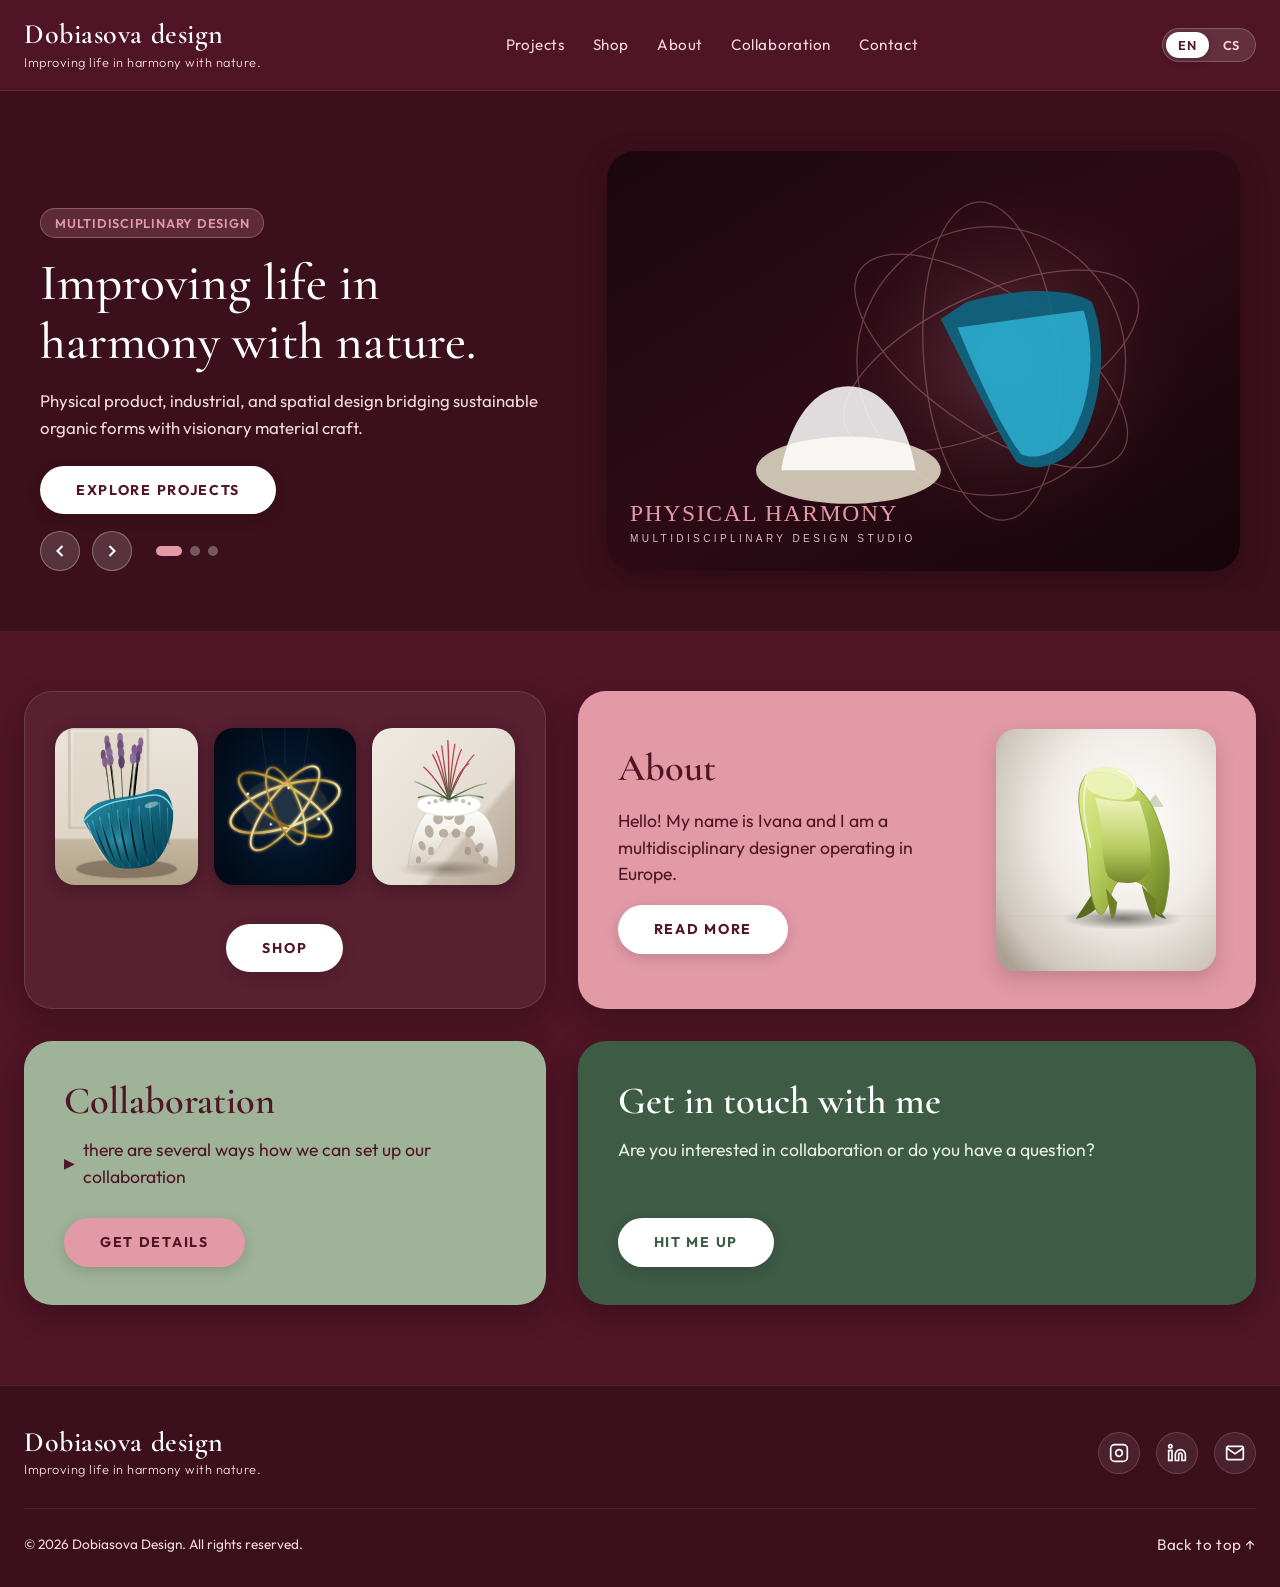
<file: index.html>
<!DOCTYPE html>
<html lang="en">
<head>
  <meta charset="UTF-8">
  <meta name="viewport" content="width=device-width, initial-scale=1.0">
  <title>Dobiasova Design — Improving life in harmony with nature.</title>
  <meta name="description" content="Official portfolio of Ivana Dobiášová — Multidisciplinary designer of physical products, industrial objects, jewelry, and biophilic spaces.">
  
  <!-- Google Fonts: Cormorant Garamond (Serif) & Outfit (Sans) -->
  <link rel="preconnect" href="https://fonts.googleapis.com">
  <link rel="preconnect" href="https://fonts.gstatic.com" crossorigin>
  <link href="https://fonts.googleapis.com/css2?family=Cormorant+Garamond:ital,wght@0,400;0,500;0,600;0,700;1,400&family=Outfit:wght@300;400;500;600;700&display=swap" rel="stylesheet">
  
  <link rel="stylesheet" href="assets/css/style.css">
</head>
<body>

  <!-- HEADER -->
  <header class="site-header">
    <div class="container">
      <a href="index.html" class="brand" aria-label="Dobiasova Design Home">
        <span class="brand-title">Dobiasova design</span>
        <span class="brand-tagline" data-i18n="brand.tagline">Improving life in harmony with nature.</span>
      </a>

      <nav aria-label="Main Navigation">
        <ul class="nav-links">
          <li><a href="projects.html" class="nav-link" data-i18n="nav.projects">Projects</a></li>
          <li><a href="shop.html" class="nav-link" data-i18n="nav.shop">Shop</a></li>
          <li><a href="about.html" class="nav-link" data-i18n="nav.about">About</a></li>
          <li><a href="collaboration.html" class="nav-link" data-i18n="nav.collab">Collaboration</a></li>
          <li><a href="contact.html" class="nav-link" data-i18n="nav.contact">Contact</a></li>
        </ul>
      </nav>

      <!-- Jazykový přepínač EN | CS -->
      <div class="lang-switcher" aria-label="Language Selector">
        <button type="button" class="lang-btn active" data-lang="en" aria-label="Switch to English">EN</button>
        <button type="button" class="lang-btn" data-lang="cs" aria-label="Přepnout do češtiny">CS</button>
      </div>

      <!-- Hamburger pro mobilní telefony -->
      <button type="button" class="menu-toggle" aria-label="Toggle navigation" aria-expanded="false">
        <svg viewBox="0 0 24 24" fill="none" stroke="currentColor" stroke-width="2">
          <line x1="3" y1="6" x2="21" y2="6"></line>
          <line x1="3" y1="12" x2="21" y2="12"></line>
          <line x1="3" y1="18" x2="21" y2="18"></line>
        </svg>
      </button>
    </div>
  </header>

  <main>
    <!-- FULL-WIDTH HERO BANNER -->
    <section class="hero-banner-section" aria-label="Featured Works Showcase">
      <div class="hero-slider">
        <div class="slider-track">

          <!-- Slajd 1: Multidisciplinary Design -->
          <article class="hero-slide">
            <div class="hero-slide-content">
              <span class="hero-tag" data-i18n="hero.slide1.tag">Multidisciplinary Design</span>
              <h1 class="hero-title" data-i18n="hero.slide1.title">Improving life in harmony with nature.</h1>
              <p class="hero-desc" data-i18n="hero.slide1.desc">
                Physical product, industrial, and spatial design bridging sustainable organic forms with visionary material craft.
              </p>
              <a href="projects.html" class="pill-btn pill-btn-white" data-i18n="hero.slide1.btn">EXPLORE PROJECTS</a>
            </div>
            <div class="hero-slide-media">
              <div class="hero-img-wrap">
                <img src="assets/images/hero-1.svg" alt="Physical harmony product design showcase" width="800" height="420">
              </div>
            </div>
          </article>

          <!-- Slajd 2: Lighting & Glass Art -->
          <article class="hero-slide">
            <div class="hero-slide-content">
              <span class="hero-tag" data-i18n="hero.slide2.tag">Lighting &amp; Glass Art</span>
              <h2 class="hero-title" data-i18n="hero.slide2.title">Orbital luminaries &amp; sculpted glass.</h2>
              <p class="hero-desc" data-i18n="hero.slide2.desc">
                Kinetic celestial rings, bespoke ribbed glass vessels, and ambient architectural illumination.
              </p>
              <a href="shop.html" class="pill-btn pill-btn-white" data-i18n="hero.slide2.btn">DISCOVER SHOP</a>
            </div>
            <div class="hero-slide-media">
              <div class="hero-img-wrap">
                <img src="assets/images/hero-2.svg" alt="Kinetic luminary lighting installation" width="800" height="420">
              </div>
            </div>
          </article>

          <!-- Slajd 3: Furniture & Spatial Objects -->
          <article class="hero-slide">
            <div class="hero-slide-content">
              <span class="hero-tag" data-i18n="hero.slide3.tag">Furniture &amp; Spatial Objects</span>
              <h2 class="hero-title" data-i18n="hero.slide3.title">Avant-garde seating &amp; biophilic architecture.</h2>
              <p class="hero-desc" data-i18n="hero.slide3.desc">
                Sculptural loungers and parametric structures designed for sensory presence and ergonomic balance.
              </p>
              <a href="collaboration.html" class="pill-btn pill-btn-white" data-i18n="hero.slide3.btn">START A PROJECT</a>
            </div>
            <div class="hero-slide-media">
              <div class="hero-img-wrap">
                <img src="assets/images/hero-3.svg" alt="Biophilic furniture design" width="800" height="420">
              </div>
            </div>
          </article>

        </div>

        <!-- Slider ovládání -->
        <div class="slider-nav">
          <button type="button" class="slider-btn prev" aria-label="Previous slide">
            <svg width="20" height="20" viewBox="0 0 24 24" fill="none" stroke="currentColor" stroke-width="2.5">
              <polyline points="15 18 9 12 15 6"></polyline>
            </svg>
          </button>
          <button type="button" class="slider-btn next" aria-label="Next slide">
            <svg width="20" height="20" viewBox="0 0 24 24" fill="none" stroke="currentColor" stroke-width="2.5">
              <polyline points="9 18 15 12 9 6"></polyline>
            </svg>
          </button>
          <div class="slider-dots">
            <button type="button" class="slider-dot active" data-index="0" aria-label="Go to slide 1"></button>
            <button type="button" class="slider-dot" data-index="1" aria-label="Go to slide 2"></button>
            <button type="button" class="slider-dot" data-index="2" aria-label="Go to slide 3"></button>
          </div>
        </div>
      </div>
    </section>

    <!-- 2x2 HLAVNÍ GRID SEKCE (Přesně podle dodaného mockupu) -->
    <section class="home-grid-section" aria-label="Main Navigation Portals">
      <div class="container">
        <div class="home-grid">

          <!-- KARTA 1: SHOP (Vlevo nahoře) -->
          <article class="card-shop">
            <div class="shop-thumbnails">
              <div class="shop-thumb">
                <img src="assets/images/vase.svg" alt="Azure Ribbed Glass Vase" width="300" height="340">
                <span class="shop-thumb-caption" data-i18n="card.shop.thumb1">Azure Ribbed Glass Vase</span>
              </div>
              <div class="shop-thumb">
                <img src="assets/images/chandelier.svg" alt="Orbital Luminary Rings" width="300" height="340">
                <span class="shop-thumb-caption" data-i18n="card.shop.thumb2">Orbital Luminary Rings</span>
              </div>
              <div class="shop-thumb">
                <img src="assets/images/planter.svg" alt="Parametric Cellular Stand" width="300" height="340">
                <span class="shop-thumb-caption" data-i18n="card.shop.thumb3">Parametric Cellular Stand</span>
              </div>
            </div>
            <a href="shop.html" class="pill-btn pill-btn-white" data-i18n="card.shop.btn">SHOP</a>
          </article>

          <!-- KARTA 2: ABOUT (Vpravo nahoře - pudrově růžová) -->
          <article class="card-about">
            <div class="card-about-content">
              <h2 class="card-title-serif" data-i18n="card.about.title">About</h2>
              <p class="card-body-text" data-i18n="card.about.text">
                Hello!<br>
                My name is Ivana and I am a multidisciplinary designer operating in Europe.
              </p>
              <a href="about.html" class="pill-btn pill-btn-white" data-i18n="card.about.btn">READ MORE</a>
            </div>
            <div class="card-about-photo">
              <img src="assets/images/chair.svg" alt="Sculptural lounge chair designed by Ivana" width="300" height="340">
            </div>
          </article>

          <!-- KARTA 3: COLLABORATION (Vlevo dole - šalvějově zelená) -->
          <article class="card-collaboration">
            <div>
              <h2 class="card-title-serif" data-i18n="card.collab.title">Collaboration</h2>
              <p class="collab-bullet" data-i18n="card.collab.text" style="margin-top: 14px;">
                there are several ways how we can set up our collaboration
              </p>
            </div>
            <a href="collaboration.html" class="pill-btn pill-btn-rose" data-i18n="card.collab.btn">GET DETAILS</a>
          </article>

          <!-- KARTA 4: GET IN TOUCH WITH ME (Vpravo dole - lesní zeleň) -->
          <article class="card-contact">
            <div>
              <h2 class="card-title-serif" data-i18n="card.contact.title">Get in touch with me</h2>
              <p class="card-body-text" data-i18n="card.contact.text" style="margin-top: 14px;">
                Are you interested in collaboration or do you have a question?
              </p>
            </div>
            <a href="contact.html" class="pill-btn pill-btn-forest-contact" data-i18n="card.contact.btn">HIT ME UP</a>
          </article>

        </div>
      </div>
    </section>
  </main>

  <!-- FOOTER -->
  <footer class="site-footer">
    <div class="container">
      <div class="footer-top">
        <div class="footer-brand">
          <div class="brand-title">Dobiasova design</div>
          <div class="brand-tagline" data-i18n="brand.tagline">Improving life in harmony with nature.</div>
        </div>

        <div class="social-links" aria-label="Social Profiles">
          <!-- Instagram -->
          <a href="https://instagram.com" target="_blank" rel="noopener noreferrer" class="social-btn" aria-label="Instagram">
            <svg width="20" height="20" viewBox="0 0 24 24" fill="none" stroke="currentColor" stroke-width="2">
              <rect x="2" y="2" width="20" height="20" rx="5" ry="5"></rect>
              <path d="M16 11.37A4 4 0 1 1 12.63 8 4 4 0 0 1 16 11.37z"></path>
              <line x1="17.5" y1="6.5" x2="17.51" y2="6.5"></line>
            </svg>
          </a>
          <!-- LinkedIn -->
          <a href="https://linkedin.com" target="_blank" rel="noopener noreferrer" class="social-btn" aria-label="LinkedIn">
            <svg width="20" height="20" viewBox="0 0 24 24" fill="none" stroke="currentColor" stroke-width="2">
              <path d="M16 8a6 6 0 0 1 6 6v7h-4v-7a2 2 0 0 0-2-2 2 2 0 0 0-2 2v7h-4v-7a6 6 0 0 1 6-6z"></path>
              <rect x="2" y="9" width="4" height="12"></rect>
              <circle cx="4" cy="4" r="2"></circle>
            </svg>
          </a>
          <!-- E-mail -->
          <a href="contact.html" class="social-btn" aria-label="Contact via email">
            <svg width="20" height="20" viewBox="0 0 24 24" fill="none" stroke="currentColor" stroke-width="2">
              <path d="M4 4h16c1.1 0 2 .9 2 2v12c0 1.1-.9 2-2 2H4c-1.1 0-2-.9-2-2V6c0-1.1.9-2 2-2z"></path>
              <polyline points="22,6 12,13 2,6"></polyline>
            </svg>
          </a>
        </div>
      </div>

      <div class="footer-bottom">
        <span>&copy; 2026 Dobiasova Design. <span data-i18n="footer.rights">All rights reserved.</span></span>
        <a href="#top" class="nav-link" data-i18n="footer.backToTop" style="padding: 0;">Back to top &uarr;</a>
      </div>
    </div>
  </footer>

  <!-- SKRIPTY -->
  <script src="assets/js/i18n.js"></script>
  <script src="assets/js/main.js"></script>
</body>
</html>
</file>
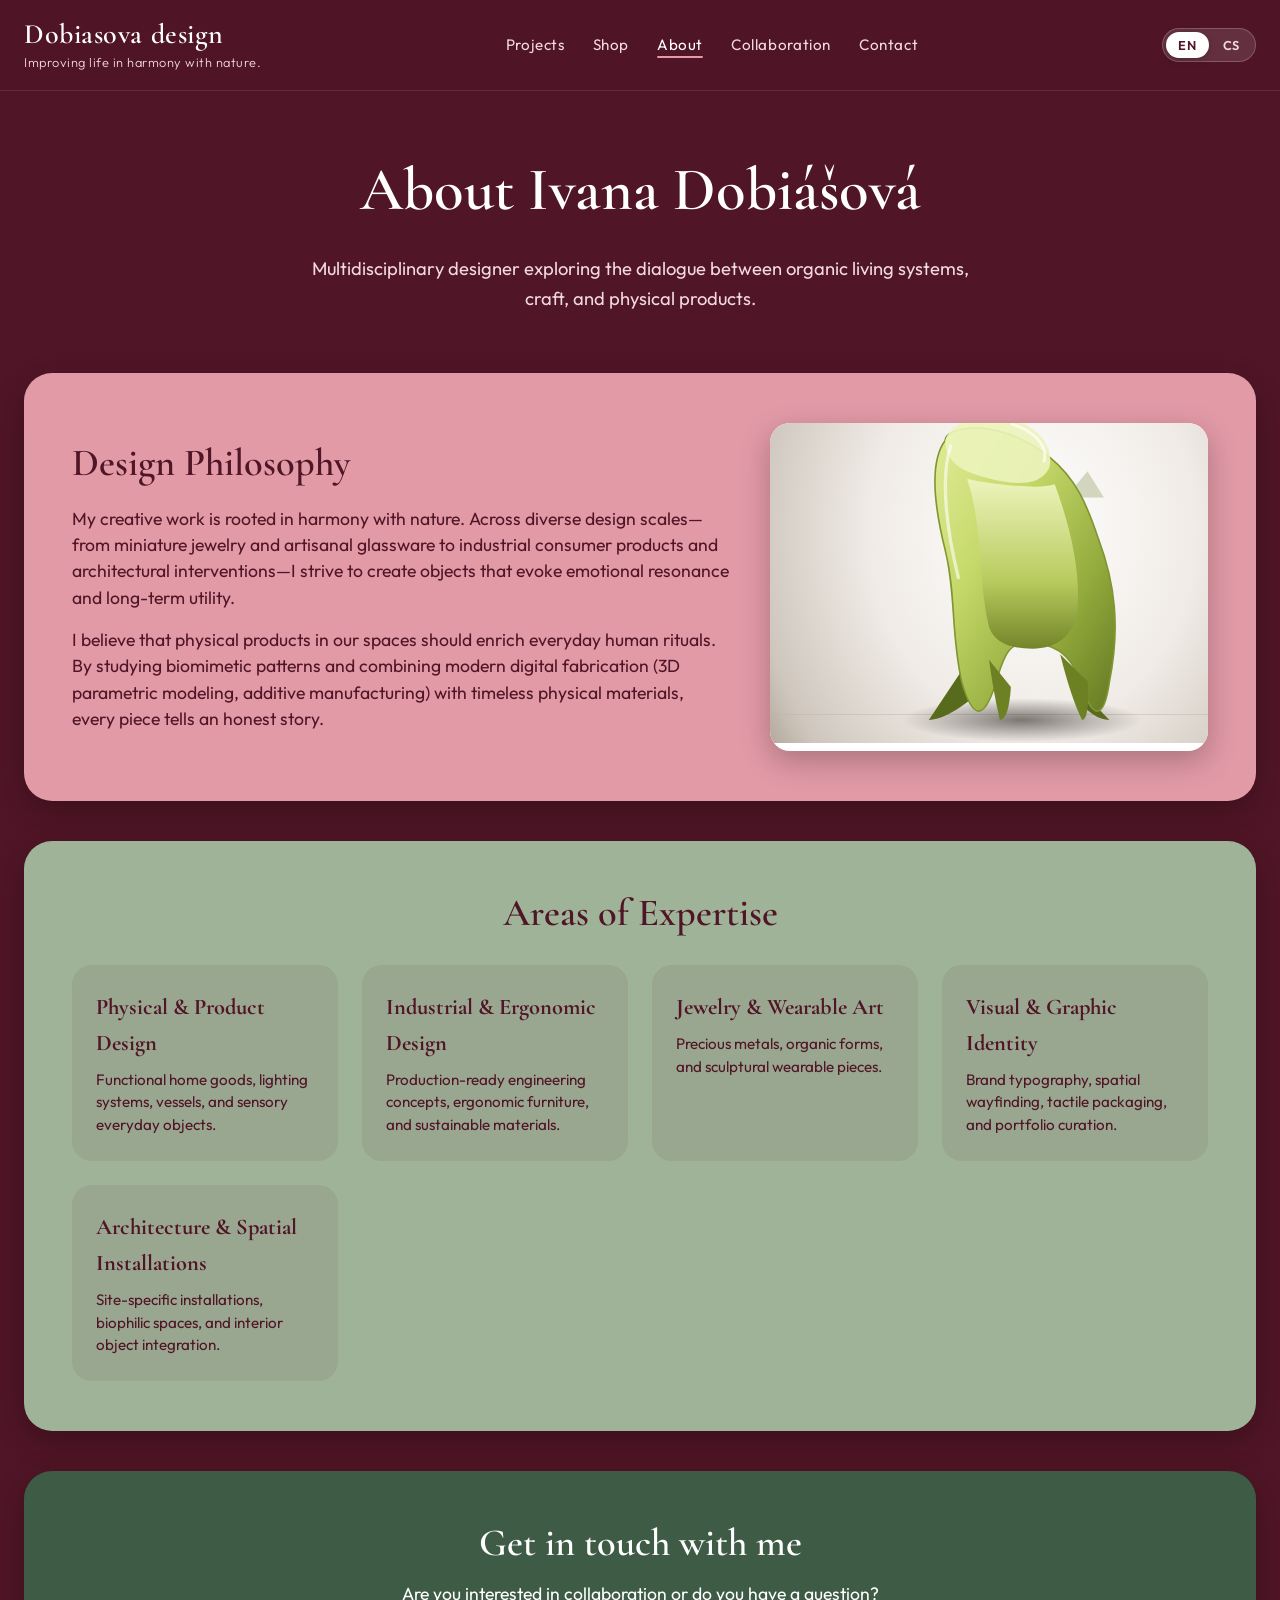
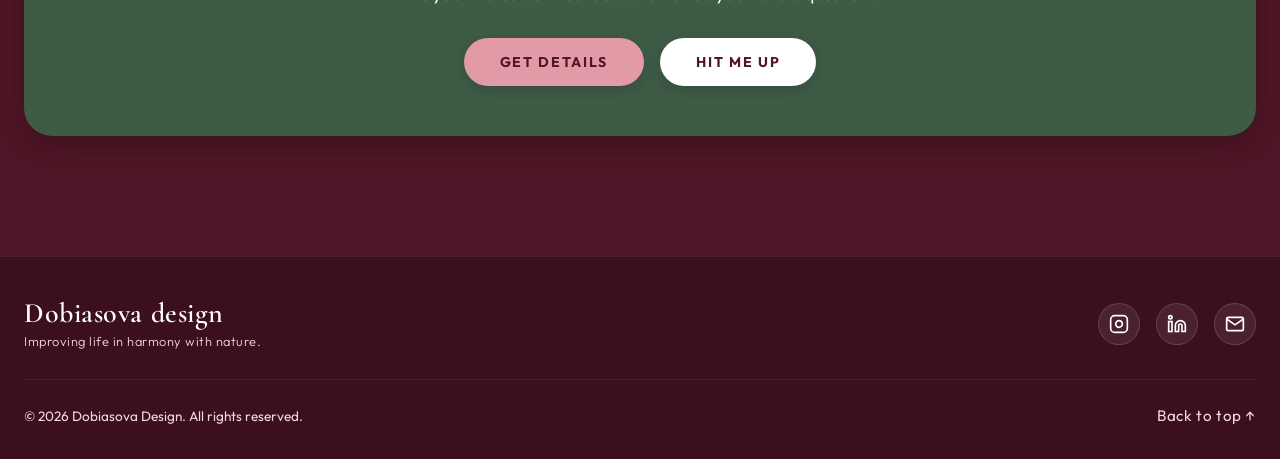
<file: about.html>
<!DOCTYPE html>
<html lang="en">
<head>
  <meta charset="UTF-8">
  <meta name="viewport" content="width=device-width, initial-scale=1.0">
  <title>About — Dobiasova Design</title>
  <meta name="description" content="Learn about Ivana Dobiášová — Multidisciplinary physical product designer, creator, and bio-inspired researcher.">
  
  <link rel="preconnect" href="https://fonts.googleapis.com">
  <link rel="preconnect" href="https://fonts.gstatic.com" crossorigin>
  <link href="https://fonts.googleapis.com/css2?family=Cormorant+Garamond:ital,wght@0,400;0,500;0,600;0,700;1,400&family=Outfit:wght@300;400;500;600;700&display=swap" rel="stylesheet">
  
  <link rel="stylesheet" href="assets/css/style.css">
</head>
<body>

  <!-- HEADER -->
  <header class="site-header">
    <div class="container">
      <a href="index.html" class="brand" aria-label="Dobiasova Design Home">
        <span class="brand-title">Dobiasova design</span>
        <span class="brand-tagline" data-i18n="brand.tagline">Improving life in harmony with nature.</span>
      </a>

      <nav aria-label="Main Navigation">
        <ul class="nav-links">
          <li><a href="projects.html" class="nav-link" data-i18n="nav.projects">Projects</a></li>
          <li><a href="shop.html" class="nav-link" data-i18n="nav.shop">Shop</a></li>
          <li><a href="about.html" class="nav-link active" data-i18n="nav.about">About</a></li>
          <li><a href="collaboration.html" class="nav-link" data-i18n="nav.collab">Collaboration</a></li>
          <li><a href="contact.html" class="nav-link" data-i18n="nav.contact">Contact</a></li>
        </ul>
      </nav>

      <div class="lang-switcher" aria-label="Language Selector">
        <button type="button" class="lang-btn active" data-lang="en">EN</button>
        <button type="button" class="lang-btn" data-lang="cs">CS</button>
      </div>

      <button type="button" class="menu-toggle" aria-label="Toggle navigation">
        <svg viewBox="0 0 24 24" fill="none" stroke="currentColor" stroke-width="2">
          <line x1="3" y1="6" x2="21" y2="6"></line>
          <line x1="3" y1="12" x2="21" y2="12"></line>
          <line x1="3" y1="18" x2="21" y2="18"></line>
        </svg>
      </button>
    </div>
  </header>

  <main>
    <section class="page-hero">
      <div class="container">
        <h1 class="page-title" data-i18n="about.page.title">About Ivana Dobiášová</h1>
        <p class="page-subtitle" data-i18n="about.page.subtitle">
          Multidisciplinary designer exploring the dialogue between organic living systems, craft, and physical products.
        </p>
      </div>
    </section>

    <section class="content-card-section">
      <div class="container">

        <!-- KARTA 1: Filosofie (Růžová) -->
        <article class="content-card content-card-rose">
          <div style="display: flex; gap: 40px; align-items: center; flex-wrap: wrap;">
            <div style="flex: 1.2; min-width: 300px;">
              <h2 class="card-title-serif" data-i18n="about.story.title" style="margin-bottom: 20px;">Design Philosophy</h2>
              <p class="card-body-text" data-i18n="about.story.p1" style="margin-bottom: 16px;">
                My creative work is rooted in harmony with nature. Across diverse design scales—from miniature jewelry and artisanal glassware to industrial consumer products and architectural interventions—I strive to create objects that evoke emotional resonance and long-term utility.
              </p>
              <p class="card-body-text" data-i18n="about.story.p2">
                I believe that physical products in our spaces should enrich everyday human rituals. By studying biomimetic patterns and combining modern digital fabrication with timeless physical materials, every piece tells an honest story.
              </p>
            </div>
            <div style="flex: 0.8; min-width: 260px; text-align: center;">
              <div style="border-radius: var(--radius-thumb); overflow: hidden; box-shadow: var(--shadow-subtle); background: #ffffff;">
                <img src="assets/images/chair.svg" alt="Sculptural lounge chair" style="width: 100%; height: 320px; object-fit: cover;">
              </div>
            </div>
          </div>
        </article>

        <!-- KARTA 2: Disciplíny / Záběr (Šalvějová) -->
        <article class="content-card content-card-sage">
          <h2 class="card-title-serif" data-i18n="about.scope.title" style="margin-bottom: 30px; text-align: center;">Areas of Expertise</h2>
          
          <div style="display: grid; grid-template-columns: repeat(auto-fit, minmax(260px, 1fr)); gap: 24px;">
            <!-- Produktový design -->
            <div style="background: rgba(80, 21, 38, 0.08); border-radius: 20px; padding: 24px;">
              <h3 style="font-family: var(--font-serif); font-size: 1.4rem; margin-bottom: 8px;" data-i18n="about.scope.product">Physical &amp; Product Design</h3>
              <p style="font-size: 0.95rem; line-height: 1.5;" data-i18n="about.scope.product.desc">Functional home goods, lighting systems, vessels, and sensory everyday objects.</p>
            </div>

            <!-- Průmyslový design -->
            <div style="background: rgba(80, 21, 38, 0.08); border-radius: 20px; padding: 24px;">
              <h3 style="font-family: var(--font-serif); font-size: 1.4rem; margin-bottom: 8px;" data-i18n="about.scope.industrial">Industrial &amp; Ergonomic Design</h3>
              <p style="font-size: 0.95rem; line-height: 1.5;" data-i18n="about.scope.industrial.desc">Production-ready engineering concepts, ergonomic furniture, and sustainable materials.</p>
            </div>

            <!-- Šperk -->
            <div style="background: rgba(80, 21, 38, 0.08); border-radius: 20px; padding: 24px;">
              <h3 style="font-family: var(--font-serif); font-size: 1.4rem; margin-bottom: 8px;" data-i18n="about.scope.jewelry">Jewelry &amp; Wearable Art</h3>
              <p style="font-size: 0.95rem; line-height: 1.5;" data-i18n="about.scope.jewelry.desc">Precious metals, organic forms, and sculptural wearable pieces.</p>
            </div>

            <!-- Grafický design -->
            <div style="background: rgba(80, 21, 38, 0.08); border-radius: 20px; padding: 24px;">
              <h3 style="font-family: var(--font-serif); font-size: 1.4rem; margin-bottom: 8px;" data-i18n="about.scope.graphic">Visual &amp; Graphic Identity</h3>
              <p style="font-size: 0.95rem; line-height: 1.5;" data-i18n="about.scope.graphic.desc">Brand typography, spatial wayfinding, tactile packaging, and portfolio curation.</p>
            </div>

            <!-- Architektura -->
            <div style="background: rgba(80, 21, 38, 0.08); border-radius: 20px; padding: 24px;">
              <h3 style="font-family: var(--font-serif); font-size: 1.4rem; margin-bottom: 8px;" data-i18n="about.scope.arch">Architecture &amp; Spatial Installations</h3>
              <p style="font-size: 0.95rem; line-height: 1.5;" data-i18n="about.scope.arch.desc">Site-specific installations, biophilic spaces, and interior object integration.</p>
            </div>
          </div>
        </article>

        <!-- KARTA 3: CTA / Spolupráce (Lesní zeleň) -->
        <article class="content-card content-card-forest" style="text-align: center;">
          <h2 class="card-title-serif" data-i18n="card.contact.title" style="margin-bottom: 16px;">Get in touch with me</h2>
          <p class="card-body-text" data-i18n="card.contact.text" style="max-width: 600px; margin: 0 auto 30px;">
            Are you interested in collaboration or do you have a question?
          </p>
          <div style="display: flex; gap: 16px; justify-content: center; flex-wrap: wrap;">
            <a href="collaboration.html" class="pill-btn pill-btn-rose" data-i18n="card.collab.btn">GET DETAILS</a>
            <a href="contact.html" class="pill-btn pill-btn-white" data-i18n="card.contact.btn">HIT ME UP</a>
          </div>
        </article>

      </div>
    </section>
  </main>

  <!-- FOOTER -->
  <footer class="site-footer">
    <div class="container">
      <div class="footer-top">
        <div class="footer-brand">
          <div class="brand-title">Dobiasova design</div>
          <div class="brand-tagline" data-i18n="brand.tagline">Improving life in harmony with nature.</div>
        </div>
        <div class="social-links">
          <a href="https://instagram.com" target="_blank" rel="noopener noreferrer" class="social-btn" aria-label="Instagram">
            <svg width="20" height="20" viewBox="0 0 24 24" fill="none" stroke="currentColor" stroke-width="2"><rect x="2" y="2" width="20" height="20" rx="5" ry="5"></rect><path d="M16 11.37A4 4 0 1 1 12.63 8 4 4 0 0 1 16 11.37z"></path><line x1="17.5" y1="6.5" x2="17.51" y2="6.5"></line></svg>
          </a>
          <a href="https://linkedin.com" target="_blank" rel="noopener noreferrer" class="social-btn" aria-label="LinkedIn">
            <svg width="20" height="20" viewBox="0 0 24 24" fill="none" stroke="currentColor" stroke-width="2"><path d="M16 8a6 6 0 0 1 6 6v7h-4v-7a2 2 0 0 0-2-2 2 2 0 0 0-2 2v7h-4v-7a6 6 0 0 1 6-6z"></path><rect x="2" y="9" width="4" height="12"></rect><circle cx="4" cy="4" r="2"></circle></svg>
          </a>
          <a href="contact.html" class="social-btn" aria-label="Contact">
            <svg width="20" height="20" viewBox="0 0 24 24" fill="none" stroke="currentColor" stroke-width="2"><path d="M4 4h16c1.1 0 2 .9 2 2v12c0 1.1-.9 2-2 2H4c-1.1 0-2-.9-2-2V6c0-1.1.9-2 2-2z"></path><polyline points="22,6 12,13 2,6"></polyline></svg>
          </a>
        </div>
      </div>
      <div class="footer-bottom">
        <span>&copy; 2026 Dobiasova Design. <span data-i18n="footer.rights">All rights reserved.</span></span>
        <a href="#top" class="nav-link" data-i18n="footer.backToTop" style="padding: 0;">Back to top &uarr;</a>
      </div>
    </div>
  </footer>

  <script src="assets/js/i18n.js"></script>
  <script src="assets/js/main.js"></script>
</body>
</html>
</file>
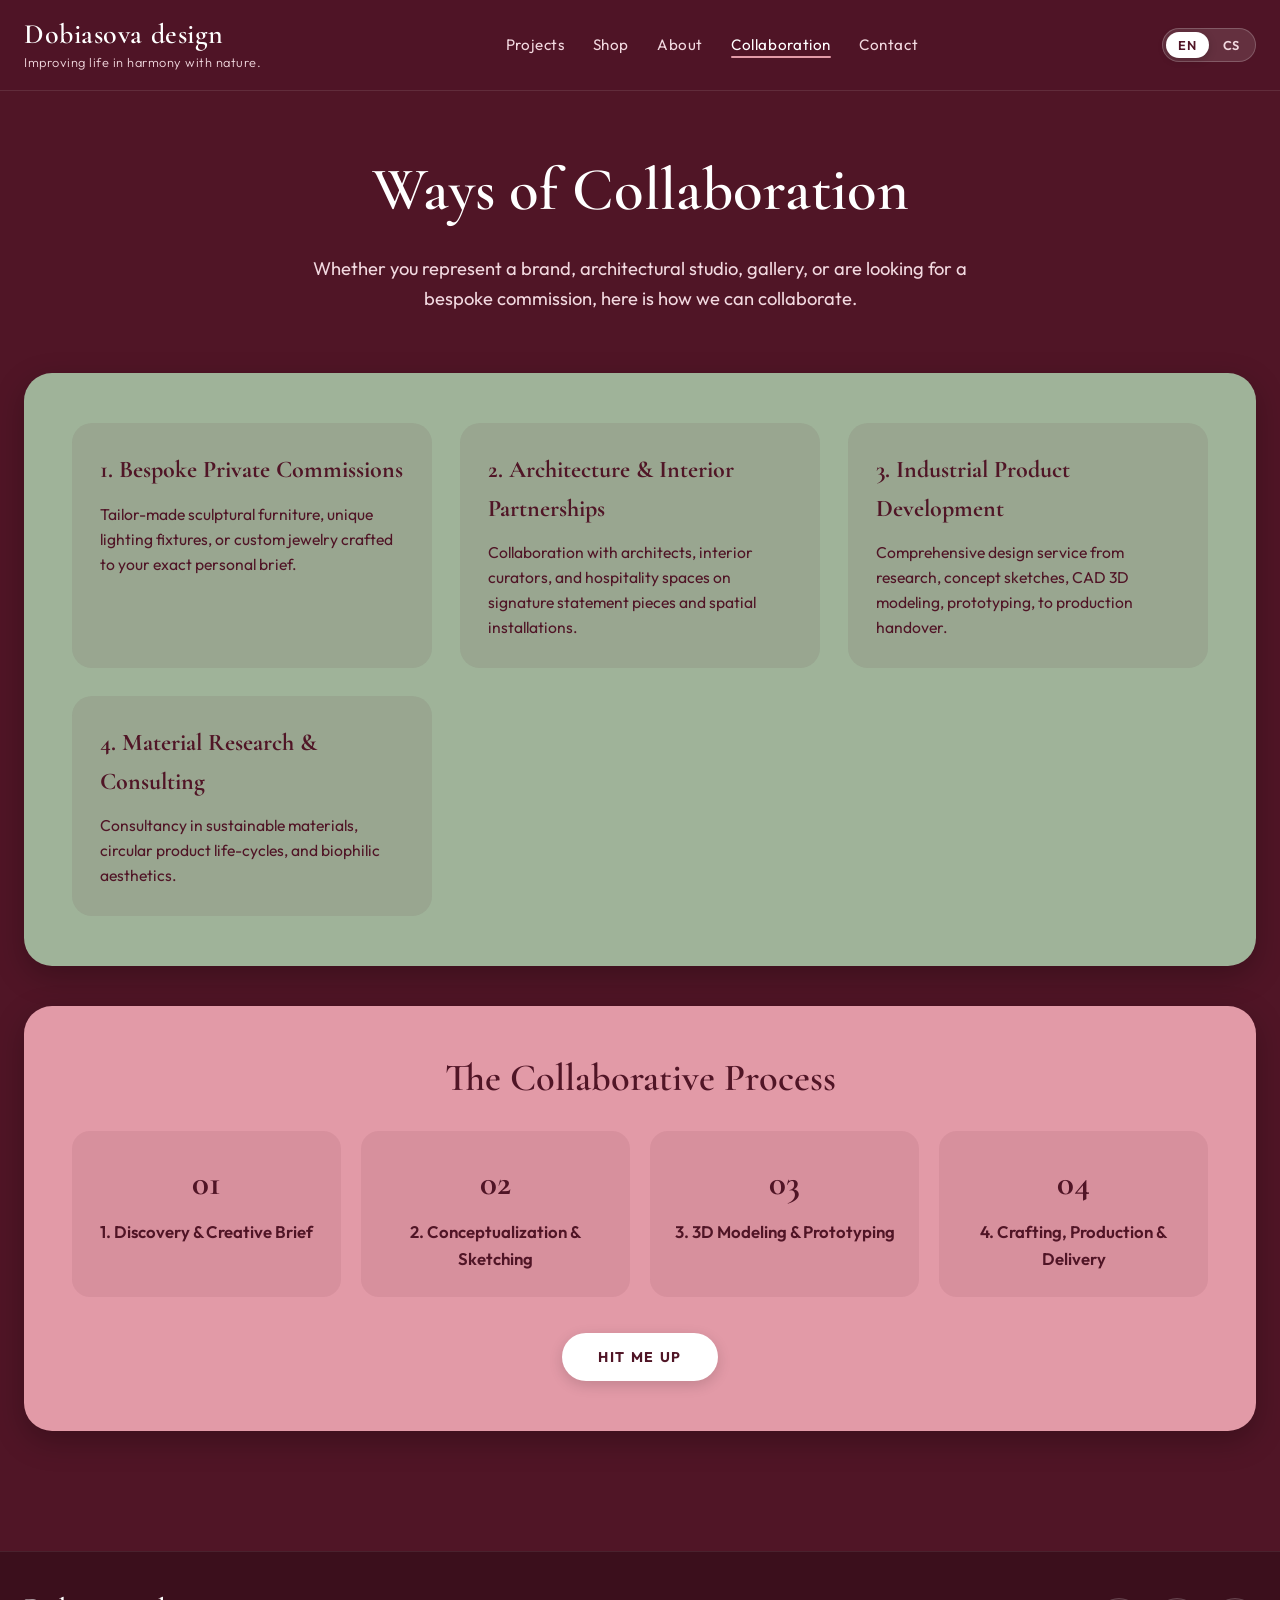
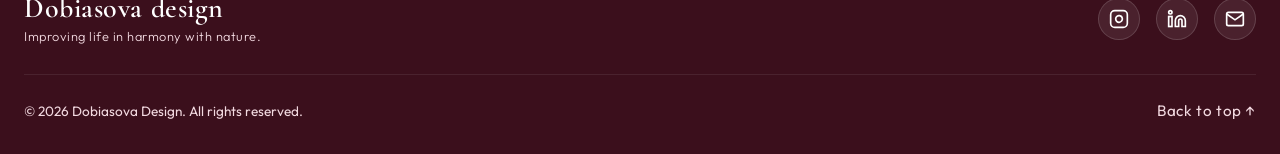
<file: collaboration.html>
<!DOCTYPE html>
<html lang="en">
<head>
  <meta charset="UTF-8">
  <meta name="viewport" content="width=device-width, initial-scale=1.0">
  <title>Collaboration — Dobiasova Design</title>
  <meta name="description" content="Collaborate with Ivana Dobiášová — Bespoke commissions, architectural partnerships, industrial prototyping, and sustainable product design.">
  
  <link rel="preconnect" href="https://fonts.googleapis.com">
  <link rel="preconnect" href="https://fonts.gstatic.com" crossorigin>
  <link href="https://fonts.googleapis.com/css2?family=Cormorant+Garamond:ital,wght@0,400;0,500;0,600;0,700;1,400&family=Outfit:wght@300;400;500;600;700&display=swap" rel="stylesheet">
  
  <link rel="stylesheet" href="assets/css/style.css">
</head>
<body>

  <!-- HEADER -->
  <header class="site-header">
    <div class="container">
      <a href="index.html" class="brand" aria-label="Dobiasova Design Home">
        <span class="brand-title">Dobiasova design</span>
        <span class="brand-tagline" data-i18n="brand.tagline">Improving life in harmony with nature.</span>
      </a>

      <nav aria-label="Main Navigation">
        <ul class="nav-links">
          <li><a href="projects.html" class="nav-link" data-i18n="nav.projects">Projects</a></li>
          <li><a href="shop.html" class="nav-link" data-i18n="nav.shop">Shop</a></li>
          <li><a href="about.html" class="nav-link" data-i18n="nav.about">About</a></li>
          <li><a href="collaboration.html" class="nav-link active" data-i18n="nav.collab">Collaboration</a></li>
          <li><a href="contact.html" class="nav-link" data-i18n="nav.contact">Contact</a></li>
        </ul>
      </nav>

      <div class="lang-switcher" aria-label="Language Selector">
        <button type="button" class="lang-btn active" data-lang="en">EN</button>
        <button type="button" class="lang-btn" data-lang="cs">CS</button>
      </div>

      <button type="button" class="menu-toggle" aria-label="Toggle navigation">
        <svg viewBox="0 0 24 24" fill="none" stroke="currentColor" stroke-width="2">
          <line x1="3" y1="6" x2="21" y2="6"></line>
          <line x1="3" y1="12" x2="21" y2="12"></line>
          <line x1="3" y1="18" x2="21" y2="18"></line>
        </svg>
      </button>
    </div>
  </header>

  <main>
    <section class="page-hero">
      <div class="container">
        <h1 class="page-title" data-i18n="collab.page.title">Ways of Collaboration</h1>
        <p class="page-subtitle" data-i18n="collab.page.subtitle">
          Whether you represent a brand, architectural studio, gallery, or are looking for a bespoke commission, here is how we can collaborate.
        </p>
      </div>
    </section>

    <section class="content-card-section" aria-label="Collaboration Tracks">
      <div class="container">

        <!-- 4 MODELY SPOLUPRÁCE (Šalvějová karta) -->
        <article class="content-card content-card-sage">
          <div style="display: grid; grid-template-columns: repeat(auto-fit, minmax(280px, 1fr)); gap: 28px;">
            
            <div style="background: rgba(80, 21, 38, 0.08); border-radius: 20px; padding: 28px;">
              <h2 style="font-family: var(--font-serif); font-size: 1.5rem; margin-bottom: 12px;" data-i18n="collab.model1.title">1. Bespoke Private Commissions</h2>
              <p style="font-size: 0.98rem; line-height: 1.6;" data-i18n="collab.model1.desc">
                Tailor-made sculptural furniture, unique lighting fixtures, or custom jewelry crafted to your exact personal brief.
              </p>
            </div>

            <div style="background: rgba(80, 21, 38, 0.08); border-radius: 20px; padding: 28px;">
              <h2 style="font-family: var(--font-serif); font-size: 1.5rem; margin-bottom: 12px;" data-i18n="collab.model2.title">2. Architecture &amp; Interior Partnerships</h2>
              <p style="font-size: 0.98rem; line-height: 1.6;" data-i18n="collab.model2.desc">
                Collaboration with architects, interior curators, and hospitality spaces on signature statement pieces and spatial installations.
              </p>
            </div>

            <div style="background: rgba(80, 21, 38, 0.08); border-radius: 20px; padding: 28px;">
              <h2 style="font-family: var(--font-serif); font-size: 1.5rem; margin-bottom: 12px;" data-i18n="collab.model3.title">3. Industrial Product Development</h2>
              <p style="font-size: 0.98rem; line-height: 1.6;" data-i18n="collab.model3.desc">
                Comprehensive design service from research, concept sketches, CAD 3D modeling, prototyping, to production handover.
              </p>
            </div>

            <div style="background: rgba(80, 21, 38, 0.08); border-radius: 20px; padding: 28px;">
              <h2 style="font-family: var(--font-serif); font-size: 1.5rem; margin-bottom: 12px;" data-i18n="collab.model4.title">4. Material Research &amp; Consulting</h2>
              <p style="font-size: 0.98rem; line-height: 1.6;" data-i18n="collab.model4.desc">
                Consultancy in sustainable materials, circular product life-cycles, and biophilic aesthetics.
              </p>
            </div>

          </div>
        </article>

        <!-- PROCES SPOLUPRÁCE (Růžová karta) -->
        <article class="content-card content-card-rose">
          <h2 class="card-title-serif" data-i18n="collab.process.title" style="margin-bottom: 30px; text-align: center;">The Collaborative Process</h2>

          <div style="display: grid; grid-template-columns: repeat(auto-fit, minmax(220px, 1fr)); gap: 20px; text-align: center;">
            <div style="background: rgba(80, 21, 38, 0.07); border-radius: 18px; padding: 24px;">
              <div style="font-family: var(--font-serif); font-size: 2.2rem; font-weight: bold; margin-bottom: 8px;">01</div>
              <h3 style="font-size: 1.05rem; font-weight: 600;" data-i18n="collab.step1">Discovery &amp; Brief</h3>
            </div>
            <div style="background: rgba(80, 21, 38, 0.07); border-radius: 18px; padding: 24px;">
              <div style="font-family: var(--font-serif); font-size: 2.2rem; font-weight: bold; margin-bottom: 8px;">02</div>
              <h3 style="font-size: 1.05rem; font-weight: 600;" data-i18n="collab.step2">Conceptualization</h3>
            </div>
            <div style="background: rgba(80, 21, 38, 0.07); border-radius: 18px; padding: 24px;">
              <div style="font-family: var(--font-serif); font-size: 2.2rem; font-weight: bold; margin-bottom: 8px;">03</div>
              <h3 style="font-size: 1.05rem; font-weight: 600;" data-i18n="collab.step3">3D CAD &amp; Prototyping</h3>
            </div>
            <div style="background: rgba(80, 21, 38, 0.07); border-radius: 18px; padding: 24px;">
              <div style="font-family: var(--font-serif); font-size: 2.2rem; font-weight: bold; margin-bottom: 8px;">04</div>
              <h3 style="font-size: 1.05rem; font-weight: 600;" data-i18n="collab.step4">Crafting &amp; Delivery</h3>
            </div>
          </div>

          <div style="text-align: center; margin-top: 36px;">
            <a href="contact.html?inquiry=collaboration" class="pill-btn pill-btn-white" data-i18n="card.contact.btn">HIT ME UP</a>
          </div>
        </article>

      </div>
    </section>
  </main>

  <!-- FOOTER -->
  <footer class="site-footer">
    <div class="container">
      <div class="footer-top">
        <div class="footer-brand">
          <div class="brand-title">Dobiasova design</div>
          <div class="brand-tagline" data-i18n="brand.tagline">Improving life in harmony with nature.</div>
        </div>
        <div class="social-links">
          <a href="https://instagram.com" target="_blank" rel="noopener noreferrer" class="social-btn" aria-label="Instagram">
            <svg width="20" height="20" viewBox="0 0 24 24" fill="none" stroke="currentColor" stroke-width="2"><rect x="2" y="2" width="20" height="20" rx="5" ry="5"></rect><path d="M16 11.37A4 4 0 1 1 12.63 8 4 4 0 0 1 16 11.37z"></path><line x1="17.5" y1="6.5" x2="17.51" y2="6.5"></line></svg>
          </a>
          <a href="https://linkedin.com" target="_blank" rel="noopener noreferrer" class="social-btn" aria-label="LinkedIn">
            <svg width="20" height="20" viewBox="0 0 24 24" fill="none" stroke="currentColor" stroke-width="2"><path d="M16 8a6 6 0 0 1 6 6v7h-4v-7a2 2 0 0 0-2-2 2 2 0 0 0-2 2v7h-4v-7a6 6 0 0 1 6-6z"></path><rect x="2" y="9" width="4" height="12"></rect><circle cx="4" cy="4" r="2"></circle></svg>
          </a>
          <a href="contact.html" class="social-btn" aria-label="Contact">
            <svg width="20" height="20" viewBox="0 0 24 24" fill="none" stroke="currentColor" stroke-width="2"><path d="M4 4h16c1.1 0 2 .9 2 2v12c0 1.1-.9 2-2 2H4c-1.1 0-2-.9-2-2V6c0-1.1.9-2 2-2z"></path><polyline points="22,6 12,13 2,6"></polyline></svg>
          </a>
        </div>
      </div>
      <div class="footer-bottom">
        <span>&copy; 2026 Dobiasova Design. <span data-i18n="footer.rights">All rights reserved.</span></span>
        <a href="#top" class="nav-link" data-i18n="footer.backToTop" style="padding: 0;">Back to top &uarr;</a>
      </div>
    </div>
  </footer>

  <script src="assets/js/i18n.js"></script>
  <script src="assets/js/main.js"></script>
</body>
</html>
</file>
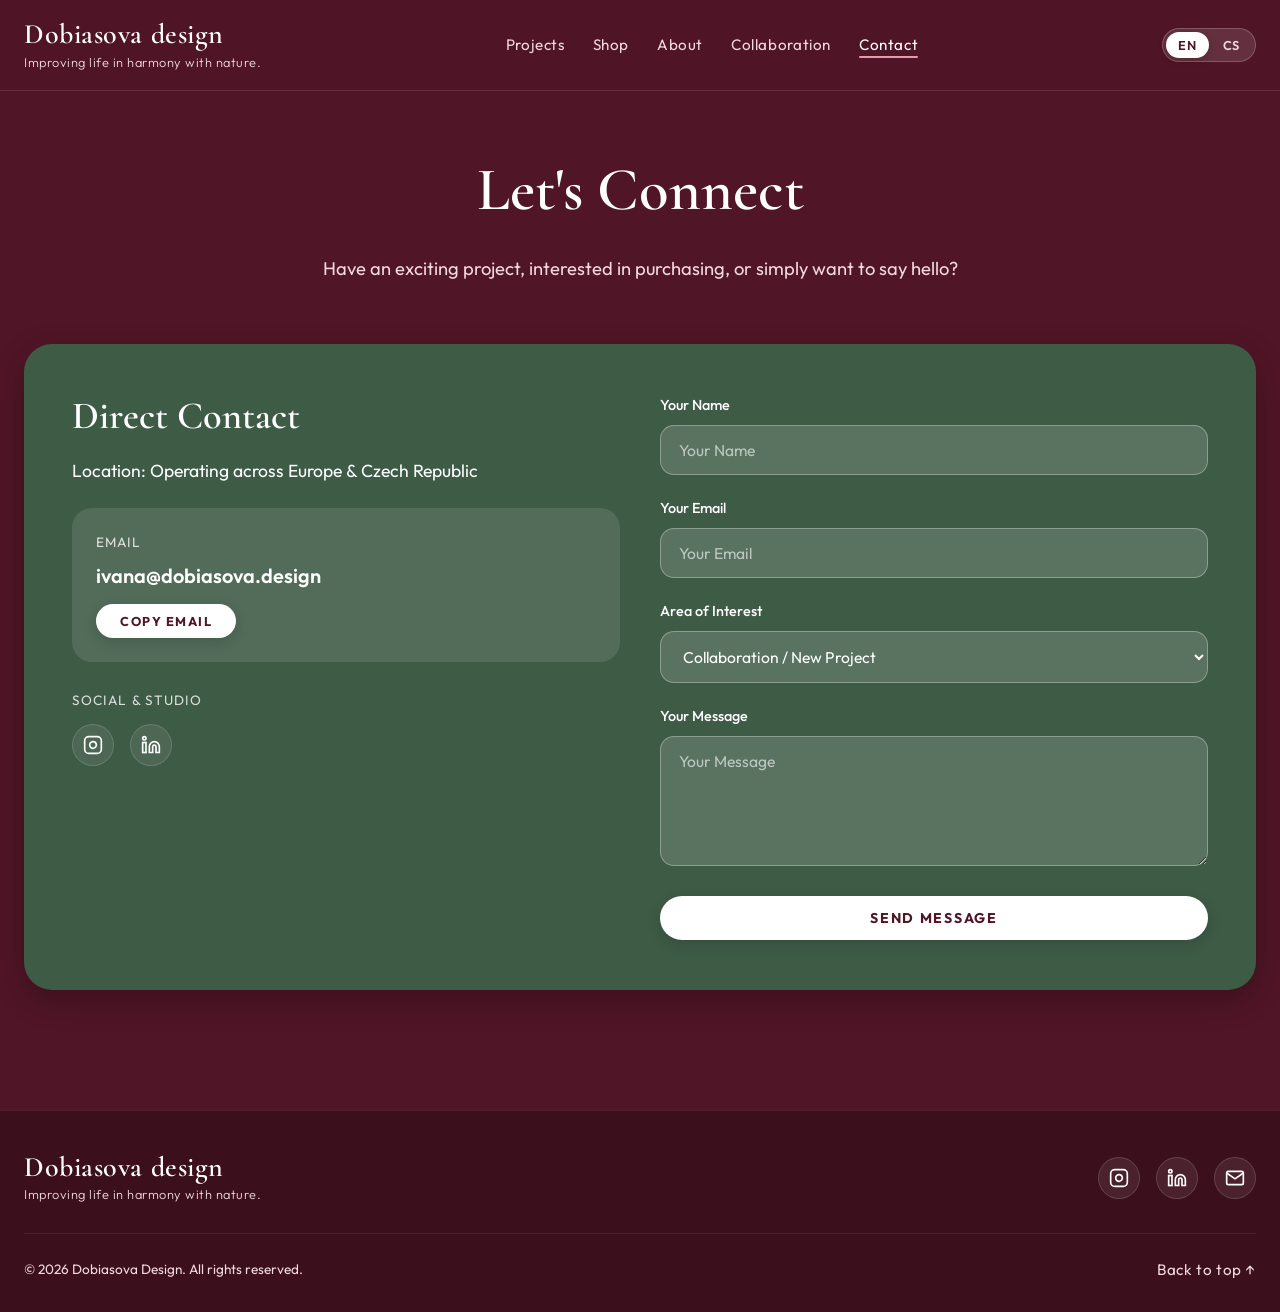
<file: contact.html>
<!DOCTYPE html>
<html lang="en">
<head>
  <meta charset="UTF-8">
  <meta name="viewport" content="width=device-width, initial-scale=1.0">
  <title>Contact — Dobiasova Design</title>
  <meta name="description" content="Get in touch with Ivana Dobiášová — Studio contact, collaboration inquiries, purchases, and design consulting.">
  
  <link rel="preconnect" href="https://fonts.googleapis.com">
  <link rel="preconnect" href="https://fonts.gstatic.com" crossorigin>
  <link href="https://fonts.googleapis.com/css2?family=Cormorant+Garamond:ital,wght@0,400;0,500;0,600;0,700;1,400&family=Outfit:wght@300;400;500;600;700&display=swap" rel="stylesheet">
  
  <link rel="stylesheet" href="assets/css/style.css">
</head>
<body>

  <!-- HEADER -->
  <header class="site-header">
    <div class="container">
      <a href="index.html" class="brand" aria-label="Dobiasova Design Home">
        <span class="brand-title">Dobiasova design</span>
        <span class="brand-tagline" data-i18n="brand.tagline">Improving life in harmony with nature.</span>
      </a>

      <nav aria-label="Main Navigation">
        <ul class="nav-links">
          <li><a href="projects.html" class="nav-link" data-i18n="nav.projects">Projects</a></li>
          <li><a href="shop.html" class="nav-link" data-i18n="nav.shop">Shop</a></li>
          <li><a href="about.html" class="nav-link" data-i18n="nav.about">About</a></li>
          <li><a href="collaboration.html" class="nav-link" data-i18n="nav.collab">Collaboration</a></li>
          <li><a href="contact.html" class="nav-link active" data-i18n="nav.contact">Contact</a></li>
        </ul>
      </nav>

      <div class="lang-switcher" aria-label="Language Selector">
        <button type="button" class="lang-btn active" data-lang="en">EN</button>
        <button type="button" class="lang-btn" data-lang="cs">CS</button>
      </div>

      <button type="button" class="menu-toggle" aria-label="Toggle navigation">
        <svg viewBox="0 0 24 24" fill="none" stroke="currentColor" stroke-width="2">
          <line x1="3" y1="6" x2="21" y2="6"></line>
          <line x1="3" y1="12" x2="21" y2="12"></line>
          <line x1="3" y1="18" x2="21" y2="18"></line>
        </svg>
      </button>
    </div>
  </header>

  <main>
    <section class="page-hero">
      <div class="container">
        <h1 class="page-title" data-i18n="contact.page.title">Let's Connect</h1>
        <p class="page-subtitle" data-i18n="contact.page.subtitle">
          Have an exciting project, interested in purchasing, or simply want to say hello?
        </p>
      </div>
    </section>

    <section class="content-card-section" aria-label="Contact Channels">
      <div class="container">

        <!-- KONTAKTNÍ KARTA (Lesní zeleň dle mockupu) -->
        <article class="content-card content-card-forest">
          <div class="contact-form-grid">

            <!-- Levý sloupec: Kontaktní údaje a info -->
            <div>
              <h2 class="card-title-serif" data-i18n="contact.direct.title" style="margin-bottom: 20px;">Direct Contact</h2>
              
              <p class="card-body-text" style="margin-bottom: 24px;" data-i18n="contact.direct.location">
                Location: Operating across Europe &amp; Czech Republic
              </p>

              <div style="background: rgba(255, 255, 255, 0.1); border-radius: 20px; padding: 24px; margin-bottom: 28px;">
                <div style="font-size: 0.85rem; text-transform: uppercase; letter-spacing: 0.08em; opacity: 0.8; margin-bottom: 6px;">Email</div>
                <div style="font-size: 1.25rem; font-weight: 600; margin-bottom: 12px; word-break: break-all;">
                  ivana@dobiasova.design
                </div>
                <button type="button" class="pill-btn pill-btn-white js-copy-email" data-email="ivana@dobiasova.design" style="padding: 9px 24px; font-size: 0.8rem;" data-i18n="contact.direct.copyEmail">
                  Copy Email
                </button>
              </div>

              <div>
                <div style="font-size: 0.85rem; text-transform: uppercase; letter-spacing: 0.08em; opacity: 0.8; margin-bottom: 12px;">Social &amp; Studio</div>
                <div class="social-links">
                  <a href="https://instagram.com" target="_blank" rel="noopener noreferrer" class="social-btn" aria-label="Instagram">
                    <svg width="20" height="20" viewBox="0 0 24 24" fill="none" stroke="currentColor" stroke-width="2"><rect x="2" y="2" width="20" height="20" rx="5" ry="5"></rect><path d="M16 11.37A4 4 0 1 1 12.63 8 4 4 0 0 1 16 11.37z"></path><line x1="17.5" y1="6.5" x2="17.51" y2="6.5"></line></svg>
                  </a>
                  <a href="https://linkedin.com" target="_blank" rel="noopener noreferrer" class="social-btn" aria-label="LinkedIn">
                    <svg width="20" height="20" viewBox="0 0 24 24" fill="none" stroke="currentColor" stroke-width="2"><path d="M16 8a6 6 0 0 1 6 6v7h-4v-7a2 2 0 0 0-2-2 2 2 0 0 0-2 2v7h-4v-7a6 6 0 0 1 6-6z"></path><rect x="2" y="9" width="4" height="12"></rect><circle cx="4" cy="4" r="2"></circle></svg>
                  </a>
                </div>
              </div>
            </div>

            <!-- Pravý sloupec: Formulář -->
            <div>
              <form class="contact-form" action="#" method="POST">
                <div class="form-group">
                  <label class="form-label" for="c-name" data-i18n="contact.form.name">Your Name</label>
                  <input type="text" id="c-name" name="name" class="form-control" required placeholder="Ivana / Jan" data-i18n-placeholder="contact.form.name">
                </div>

                <div class="form-group">
                  <label class="form-label" for="c-email" data-i18n="contact.form.email">Your Email</label>
                  <input type="email" id="c-email" name="email" class="form-control" required placeholder="you@example.com" data-i18n-placeholder="contact.form.email">
                </div>

                <div class="form-group">
                  <label class="form-label" for="c-subject" data-i18n="contact.form.subject">Area of Interest</label>
                  <select id="c-subject" name="subject" class="form-control" style="cursor: pointer;">
                    <option value="Collaboration" data-i18n="contact.form.subject.opt1" style="color: #000;">Collaboration / New Project</option>
                    <option value="Shop" data-i18n="contact.form.subject.opt2" style="color: #000;">Shop Purchase / Inquiry</option>
                    <option value="Architectural Partnership" data-i18n="contact.form.subject.opt3" style="color: #000;">Architectural / Interior Partnership</option>
                    <option value="General" data-i18n="contact.form.subject.opt4" style="color: #000;">General Inquiry</option>
                  </select>
                </div>

                <div class="form-group">
                  <label class="form-label" for="c-message" data-i18n="contact.form.message">Your Message</label>
                  <textarea id="c-message" name="message" rows="5" class="form-control" required placeholder="..." data-i18n-placeholder="contact.form.message"></textarea>
                </div>

                <button type="submit" class="pill-btn pill-btn-white" style="width: 100%;" data-i18n="contact.form.submit">
                  SEND MESSAGE
                </button>
              </form>
            </div>

          </div>
        </article>

      </div>
    </section>
  </main>

  <!-- FOOTER -->
  <footer class="site-footer">
    <div class="container">
      <div class="footer-top">
        <div class="footer-brand">
          <div class="brand-title">Dobiasova design</div>
          <div class="brand-tagline" data-i18n="brand.tagline">Improving life in harmony with nature.</div>
        </div>
        <div class="social-links">
          <a href="https://instagram.com" target="_blank" rel="noopener noreferrer" class="social-btn" aria-label="Instagram">
            <svg width="20" height="20" viewBox="0 0 24 24" fill="none" stroke="currentColor" stroke-width="2"><rect x="2" y="2" width="20" height="20" rx="5" ry="5"></rect><path d="M16 11.37A4 4 0 1 1 12.63 8 4 4 0 0 1 16 11.37z"></path><line x1="17.5" y1="6.5" x2="17.51" y2="6.5"></line></svg>
          </a>
          <a href="https://linkedin.com" target="_blank" rel="noopener noreferrer" class="social-btn" aria-label="LinkedIn">
            <svg width="20" height="20" viewBox="0 0 24 24" fill="none" stroke="currentColor" stroke-width="2"><path d="M16 8a6 6 0 0 1 6 6v7h-4v-7a2 2 0 0 0-2-2 2 2 0 0 0-2 2v7h-4v-7a6 6 0 0 1 6-6z"></path><rect x="2" y="9" width="4" height="12"></rect><circle cx="4" cy="4" r="2"></circle></svg>
          </a>
          <a href="contact.html" class="social-btn" aria-label="Contact">
            <svg width="20" height="20" viewBox="0 0 24 24" fill="none" stroke="currentColor" stroke-width="2"><path d="M4 4h16c1.1 0 2 .9 2 2v12c0 1.1-.9 2-2 2H4c-1.1 0-2-.9-2-2V6c0-1.1.9-2 2-2z"></path><polyline points="22,6 12,13 2,6"></polyline></svg>
          </a>
        </div>
      </div>
      <div class="footer-bottom">
        <span>&copy; 2026 Dobiasova Design. <span data-i18n="footer.rights">All rights reserved.</span></span>
        <a href="#top" class="nav-link" data-i18n="footer.backToTop" style="padding: 0;">Back to top &uarr;</a>
      </div>
    </div>
  </footer>

  <script src="assets/js/i18n.js"></script>
  <script src="assets/js/main.js"></script>
</body>
</html>
</file>
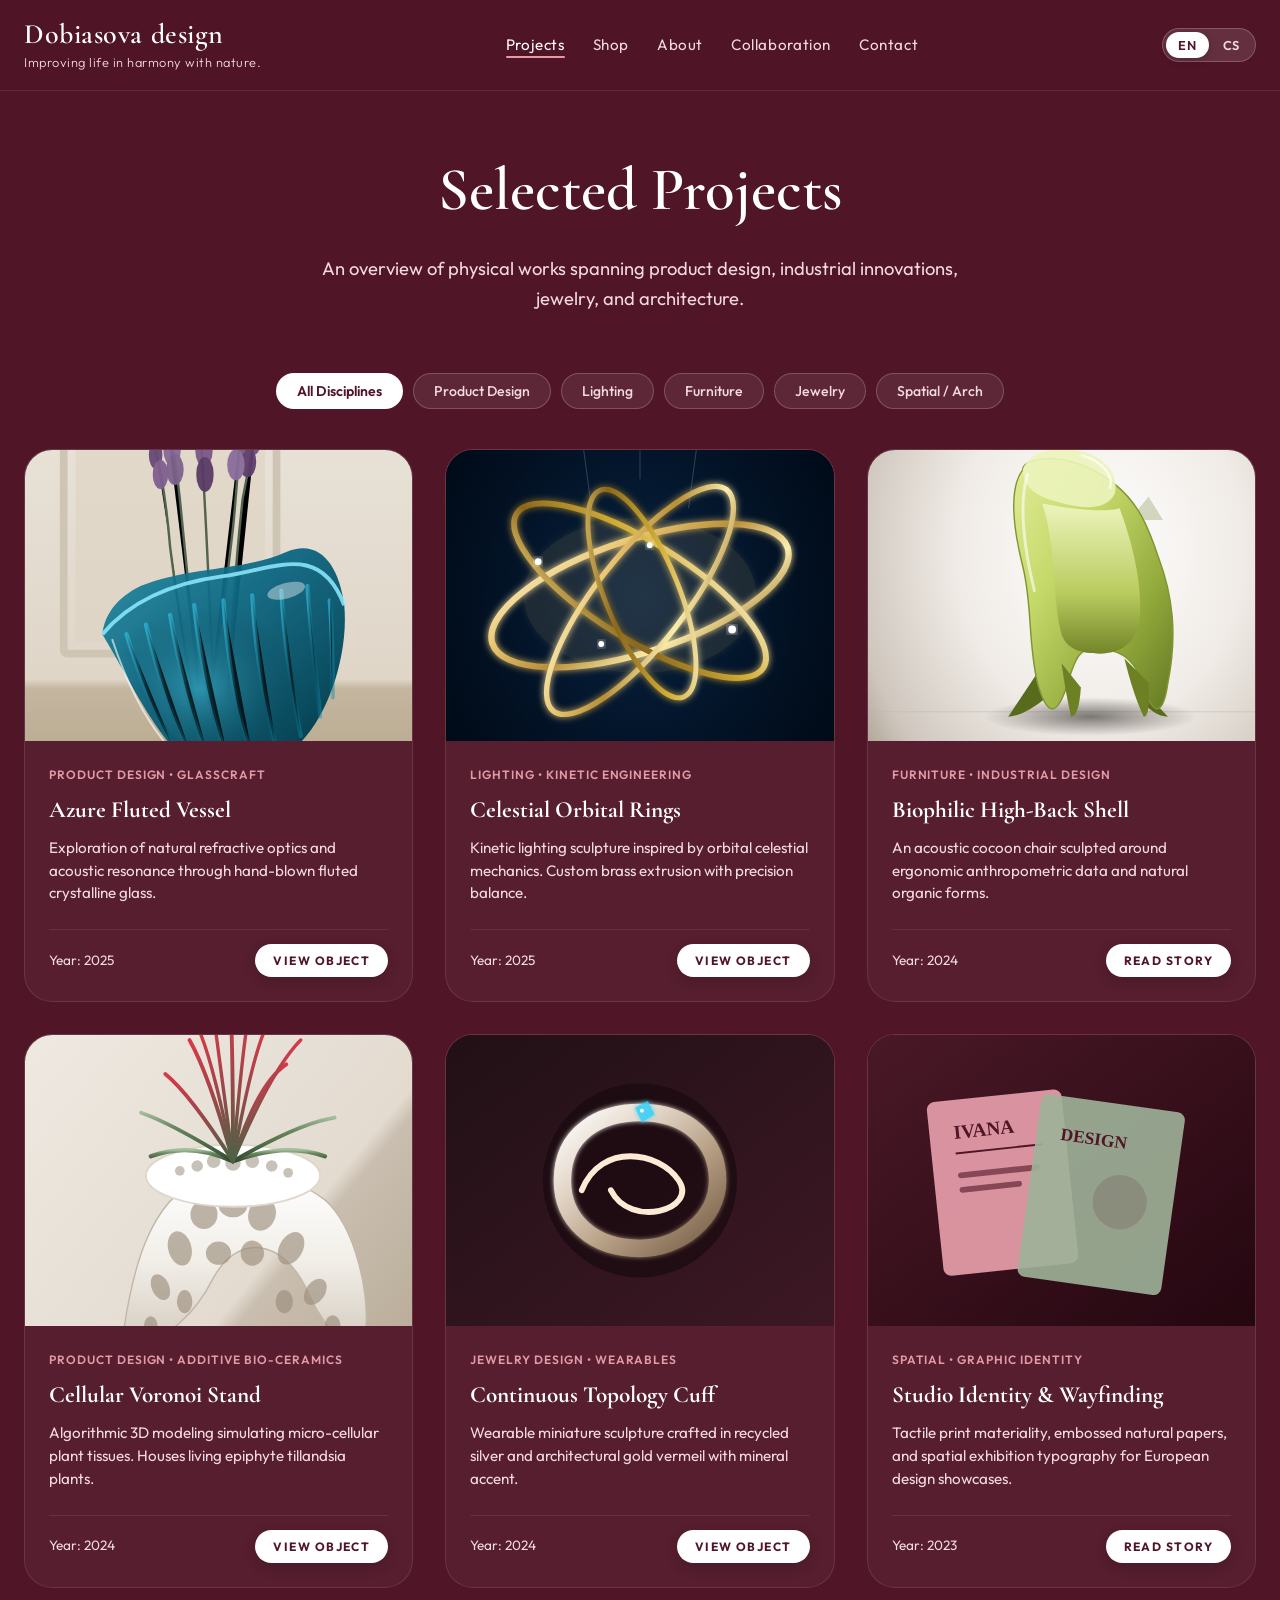
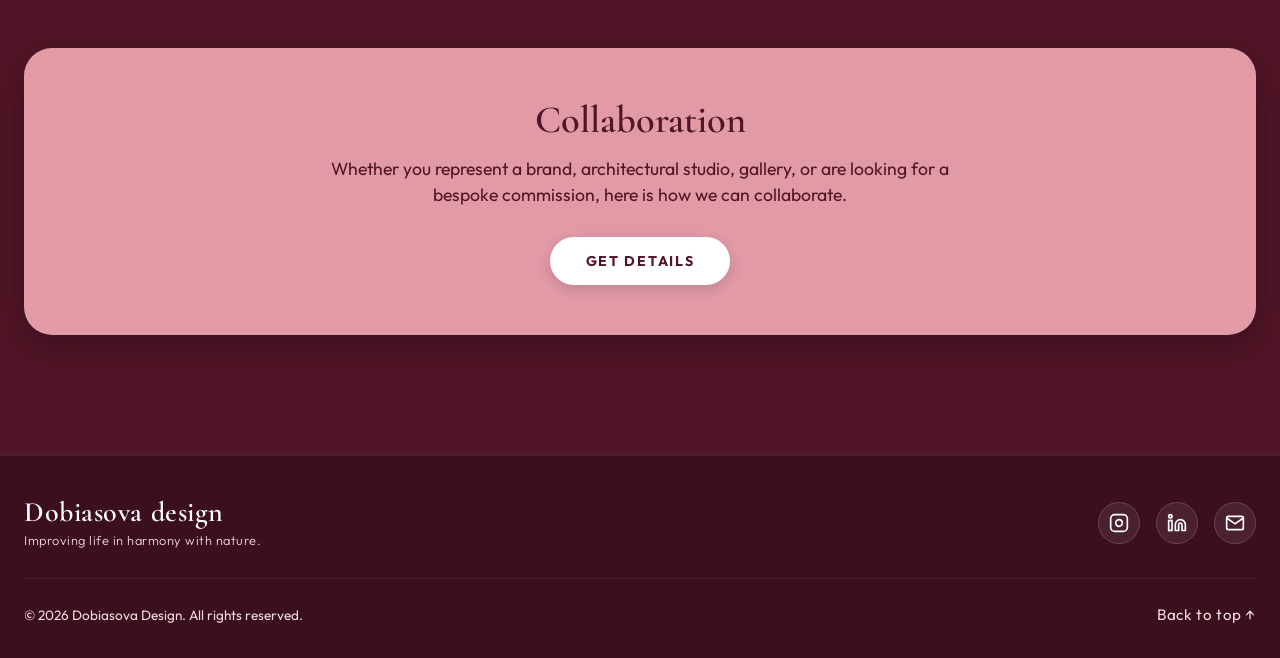
<file: projects.html>
<!DOCTYPE html>
<html lang="en">
<head>
  <meta charset="UTF-8">
  <meta name="viewport" content="width=device-width, initial-scale=1.0">
  <title>Projects — Dobiasova Design</title>
  <meta name="description" content="Selected portfolio of Ivana Dobiášová — Product design, lighting fixtures, biophilic furniture, bespoke jewelry, and architectural installations.">
  
  <link rel="preconnect" href="https://fonts.googleapis.com">
  <link rel="preconnect" href="https://fonts.gstatic.com" crossorigin>
  <link href="https://fonts.googleapis.com/css2?family=Cormorant+Garamond:ital,wght@0,400;0,500;0,600;0,700;1,400&family=Outfit:wght@300;400;500;600;700&display=swap" rel="stylesheet">
  
  <link rel="stylesheet" href="assets/css/style.css">
</head>
<body>

  <!-- HEADER -->
  <header class="site-header">
    <div class="container">
      <a href="index.html" class="brand" aria-label="Dobiasova Design Home">
        <span class="brand-title">Dobiasova design</span>
        <span class="brand-tagline" data-i18n="brand.tagline">Improving life in harmony with nature.</span>
      </a>

      <nav aria-label="Main Navigation">
        <ul class="nav-links">
          <li><a href="projects.html" class="nav-link active" data-i18n="nav.projects">Projects</a></li>
          <li><a href="shop.html" class="nav-link" data-i18n="nav.shop">Shop</a></li>
          <li><a href="about.html" class="nav-link" data-i18n="nav.about">About</a></li>
          <li><a href="collaboration.html" class="nav-link" data-i18n="nav.collab">Collaboration</a></li>
          <li><a href="contact.html" class="nav-link" data-i18n="nav.contact">Contact</a></li>
        </ul>
      </nav>

      <div class="lang-switcher" aria-label="Language Selector">
        <button type="button" class="lang-btn active" data-lang="en">EN</button>
        <button type="button" class="lang-btn" data-lang="cs">CS</button>
      </div>

      <button type="button" class="menu-toggle" aria-label="Toggle navigation">
        <svg viewBox="0 0 24 24" fill="none" stroke="currentColor" stroke-width="2">
          <line x1="3" y1="6" x2="21" y2="6"></line>
          <line x1="3" y1="12" x2="21" y2="12"></line>
          <line x1="3" y1="18" x2="21" y2="18"></line>
        </svg>
      </button>
    </div>
  </header>

  <main>
    <section class="page-hero">
      <div class="container">
        <h1 class="page-title" data-i18n="projects.page.title">Selected Projects</h1>
        <p class="page-subtitle" data-i18n="projects.page.subtitle">
          An overview of physical works spanning product design, industrial innovations, jewelry, and architecture.
        </p>
      </div>
    </section>

    <section class="content-card-section" aria-label="Projects Gallery">
      <div class="container">

        <!-- Filtry disciplín -->
        <div class="filter-bar">
          <button type="button" class="filter-btn active" data-filter="all" data-i18n="projects.filter.all">All Disciplines</button>
          <button type="button" class="filter-btn" data-filter="product" data-i18n="projects.filter.product">Product Design</button>
          <button type="button" class="filter-btn" data-filter="lighting" data-i18n="projects.filter.lighting">Lighting</button>
          <button type="button" class="filter-btn" data-filter="furniture" data-i18n="projects.filter.furniture">Furniture</button>
          <button type="button" class="filter-btn" data-filter="jewelry" data-i18n="projects.filter.jewelry">Jewelry</button>
          <button type="button" class="filter-btn" data-filter="spatial" data-i18n="projects.filter.spatial">Spatial / Arch</button>
        </div>

        <!-- Mřížka projektů -->
        <div class="projects-grid">

          <!-- Projekt 1: Azurová váza -->
          <article class="project-card" data-category="product">
            <div class="card-media-wrap">
              <img src="assets/images/vase.svg" alt="Azure Ribbed Glass Vessel" loading="lazy">
            </div>
            <div class="card-details">
              <span class="card-category-tag">Product Design &bull; Glasscraft</span>
              <h2 class="card-item-title">Azure Fluted Vessel</h2>
              <p class="card-item-desc">
                Exploration of natural refractive optics and acoustic resonance through hand-blown fluted crystalline glass.
              </p>
              <div class="card-footer-action">
                <span style="font-size: 0.85rem; color: var(--text-on-wine-muted);">Year: 2025</span>
                <a href="shop.html" class="pill-btn pill-btn-white" style="padding: 7px 18px; font-size: 0.75rem;">VIEW OBJECT</a>
              </div>
            </div>
          </article>

          <!-- Projekt 2: Orbitální lustr -->
          <article class="project-card" data-category="lighting">
            <div class="card-media-wrap">
              <img src="assets/images/chandelier.svg" alt="Orbital Luminary Rings" loading="lazy">
            </div>
            <div class="card-details">
              <span class="card-category-tag">Lighting &bull; Kinetic Engineering</span>
              <h2 class="card-item-title">Celestial Orbital Rings</h2>
              <p class="card-item-desc">
                Kinetic lighting sculpture inspired by orbital celestial mechanics. Custom brass extrusion with precision balance.
              </p>
              <div class="card-footer-action">
                <span style="font-size: 0.85rem; color: var(--text-on-wine-muted);">Year: 2025</span>
                <a href="shop.html" class="pill-btn pill-btn-white" style="padding: 7px 18px; font-size: 0.75rem;">VIEW OBJECT</a>
              </div>
            </div>
          </article>

          <!-- Projekt 3: Sochařské křeslo -->
          <article class="project-card" data-category="furniture">
            <div class="card-media-wrap">
              <img src="assets/images/chair.svg" alt="Biophilic Lounge Shell" loading="lazy">
            </div>
            <div class="card-details">
              <span class="card-category-tag">Furniture &bull; Industrial Design</span>
              <h2 class="card-item-title">Biophilic High-Back Shell</h2>
              <p class="card-item-desc">
                An acoustic cocoon chair sculpted around ergonomic anthropometric data and natural organic forms.
              </p>
              <div class="card-footer-action">
                <span style="font-size: 0.85rem; color: var(--text-on-wine-muted);">Year: 2024</span>
                <a href="about.html" class="pill-btn pill-btn-white" style="padding: 7px 18px; font-size: 0.75rem;">READ STORY</a>
              </div>
            </div>
          </article>

          <!-- Projekt 4: Parametrický stojan -->
          <article class="project-card" data-category="product">
            <div class="card-media-wrap">
              <img src="assets/images/planter.svg" alt="Parametric Cellular Stand" loading="lazy">
            </div>
            <div class="card-details">
              <span class="card-category-tag">Product Design &bull; Additive Bio-ceramics</span>
              <h2 class="card-item-title">Cellular Voronoi Stand</h2>
              <p class="card-item-desc">
                Algorithmic 3D modeling simulating micro-cellular plant tissues. Houses living epiphyte tillandsia plants.
              </p>
              <div class="card-footer-action">
                <span style="font-size: 0.85rem; color: var(--text-on-wine-muted);">Year: 2024</span>
                <a href="shop.html" class="pill-btn pill-btn-white" style="padding: 7px 18px; font-size: 0.75rem;">VIEW OBJECT</a>
              </div>
            </div>
          </article>

          <!-- Projekt 5: Šperk -->
          <article class="project-card" data-category="jewelry">
            <div class="card-media-wrap">
              <img src="assets/images/jewelry.svg" alt="Sculptural Silver Cuff" loading="lazy">
            </div>
            <div class="card-details">
              <span class="card-category-tag">Jewelry Design &bull; Wearables</span>
              <h2 class="card-item-title">Continuous Topology Cuff</h2>
              <p class="card-item-desc">
                Wearable miniature sculpture crafted in recycled silver and architectural gold vermeil with mineral accent.
              </p>
              <div class="card-footer-action">
                <span style="font-size: 0.85rem; color: var(--text-on-wine-muted);">Year: 2024</span>
                <a href="shop.html" class="pill-btn pill-btn-white" style="padding: 7px 18px; font-size: 0.75rem;">VIEW OBJECT</a>
              </div>
            </div>
          </article>

          <!-- Projekt 6: Architektonická instalace / Grafika -->
          <article class="project-card" data-category="spatial">
            <div class="card-media-wrap">
              <img src="assets/images/graphic.svg" alt="Spatial Identity &amp; Typography" loading="lazy">
            </div>
            <div class="card-details">
              <span class="card-category-tag">Spatial &bull; Graphic Identity</span>
              <h2 class="card-item-title">Studio Identity &amp; Wayfinding</h2>
              <p class="card-item-desc">
                Tactile print materiality, embossed natural papers, and spatial exhibition typography for European design showcases.
              </p>
              <div class="card-footer-action">
                <span style="font-size: 0.85rem; color: var(--text-on-wine-muted);">Year: 2023</span>
                <a href="about.html" class="pill-btn pill-btn-white" style="padding: 7px 18px; font-size: 0.75rem;">READ STORY</a>
              </div>
            </div>
          </article>

        </div>

        <!-- CTA na spolupráci -->
        <article class="content-card content-card-rose" style="margin-top: 60px; text-align: center;">
          <h2 class="card-title-serif" data-i18n="card.collab.title" style="margin-bottom: 14px;">Collaboration</h2>
          <p class="card-body-text" data-i18n="collab.page.subtitle" style="max-width: 650px; margin: 0 auto 28px;">
            Whether you represent a brand, architectural studio, gallery, or are looking for a bespoke commission, here is how we can collaborate.
          </p>
          <a href="collaboration.html" class="pill-btn pill-btn-white" data-i18n="card.collab.btn">GET DETAILS</a>
        </article>

      </div>
    </section>
  </main>

  <!-- FOOTER -->
  <footer class="site-footer">
    <div class="container">
      <div class="footer-top">
        <div class="footer-brand">
          <div class="brand-title">Dobiasova design</div>
          <div class="brand-tagline" data-i18n="brand.tagline">Improving life in harmony with nature.</div>
        </div>
        <div class="social-links">
          <a href="https://instagram.com" target="_blank" rel="noopener noreferrer" class="social-btn" aria-label="Instagram">
            <svg width="20" height="20" viewBox="0 0 24 24" fill="none" stroke="currentColor" stroke-width="2"><rect x="2" y="2" width="20" height="20" rx="5" ry="5"></rect><path d="M16 11.37A4 4 0 1 1 12.63 8 4 4 0 0 1 16 11.37z"></path><line x1="17.5" y1="6.5" x2="17.51" y2="6.5"></line></svg>
          </a>
          <a href="https://linkedin.com" target="_blank" rel="noopener noreferrer" class="social-btn" aria-label="LinkedIn">
            <svg width="20" height="20" viewBox="0 0 24 24" fill="none" stroke="currentColor" stroke-width="2"><path d="M16 8a6 6 0 0 1 6 6v7h-4v-7a2 2 0 0 0-2-2 2 2 0 0 0-2 2v7h-4v-7a6 6 0 0 1 6-6z"></path><rect x="2" y="9" width="4" height="12"></rect><circle cx="4" cy="4" r="2"></circle></svg>
          </a>
          <a href="contact.html" class="social-btn" aria-label="Contact">
            <svg width="20" height="20" viewBox="0 0 24 24" fill="none" stroke="currentColor" stroke-width="2"><path d="M4 4h16c1.1 0 2 .9 2 2v12c0 1.1-.9 2-2 2H4c-1.1 0-2-.9-2-2V6c0-1.1.9-2 2-2z"></path><polyline points="22,6 12,13 2,6"></polyline></svg>
          </a>
        </div>
      </div>
      <div class="footer-bottom">
        <span>&copy; 2026 Dobiasova Design. <span data-i18n="footer.rights">All rights reserved.</span></span>
        <a href="#top" class="nav-link" data-i18n="footer.backToTop" style="padding: 0;">Back to top &uarr;</a>
      </div>
    </div>
  </footer>

  <script src="assets/js/i18n.js"></script>
  <script src="assets/js/main.js"></script>
</body>
</html>
</file>
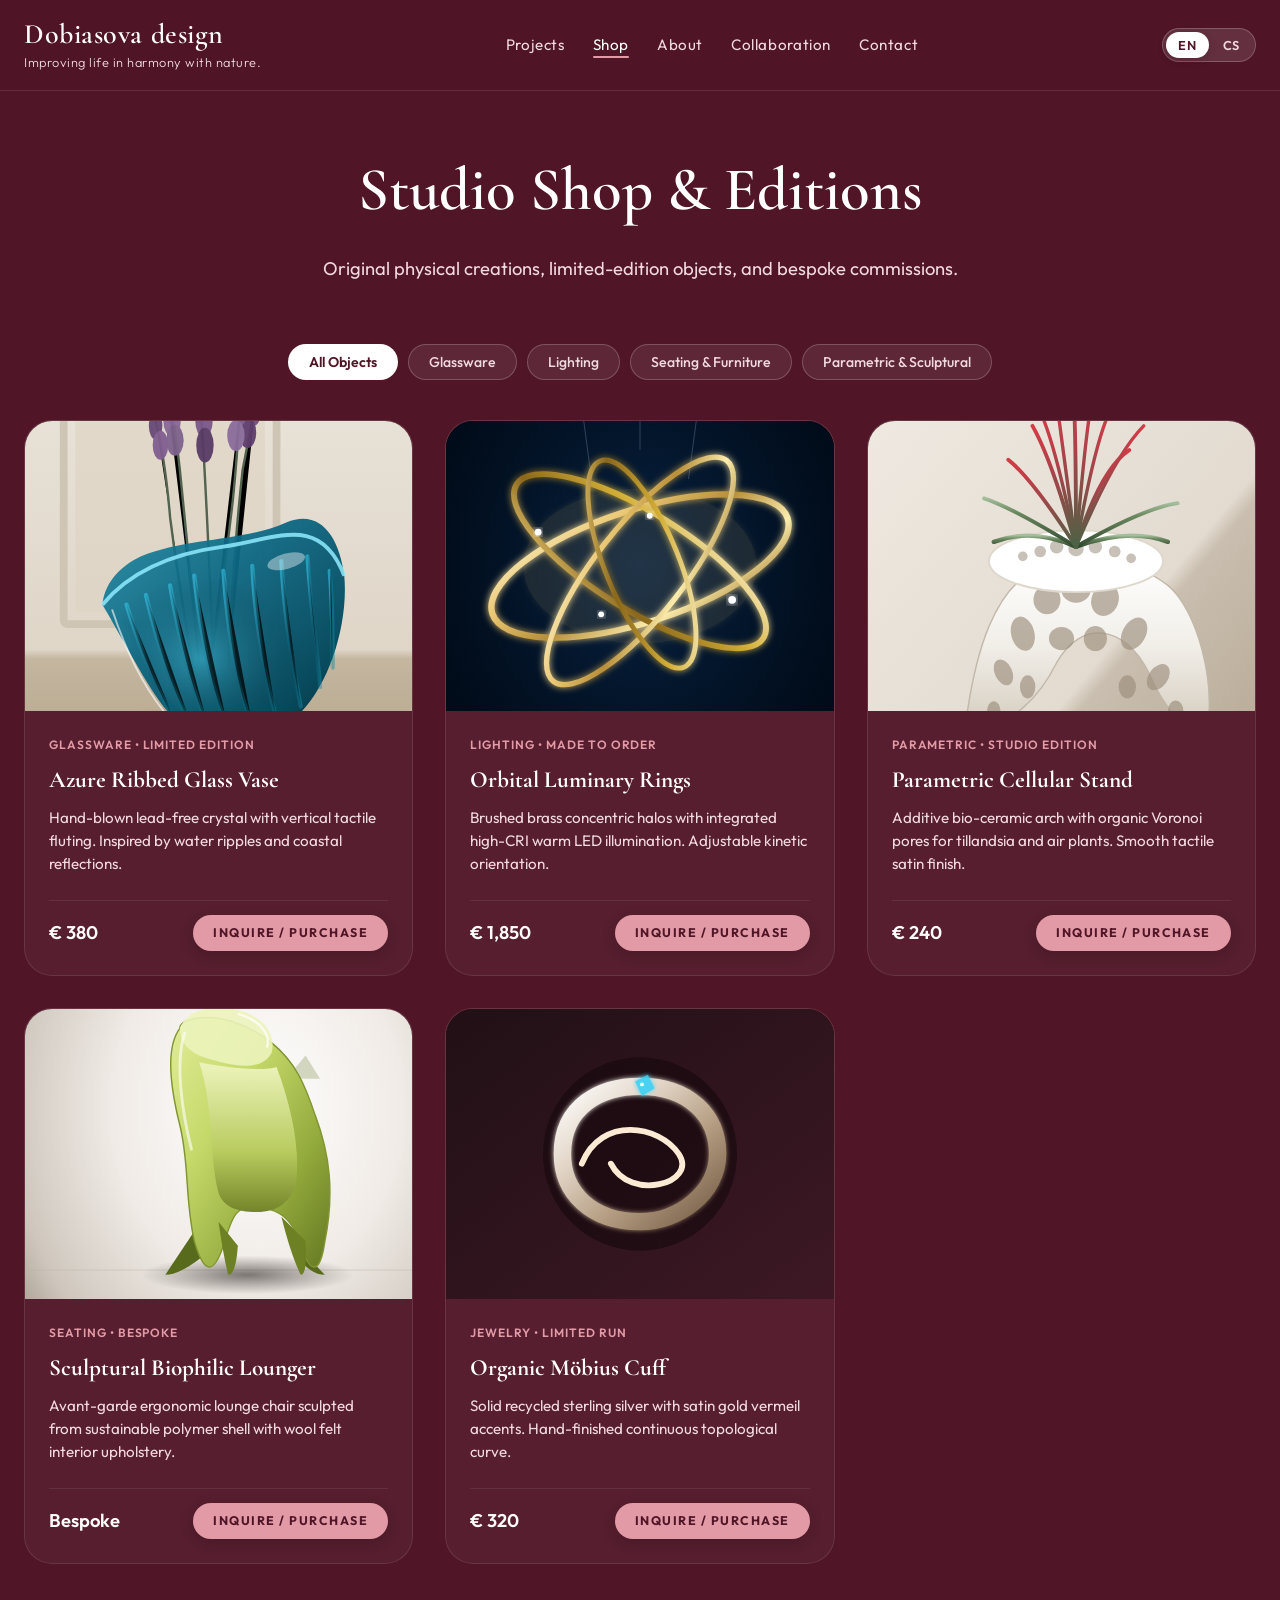
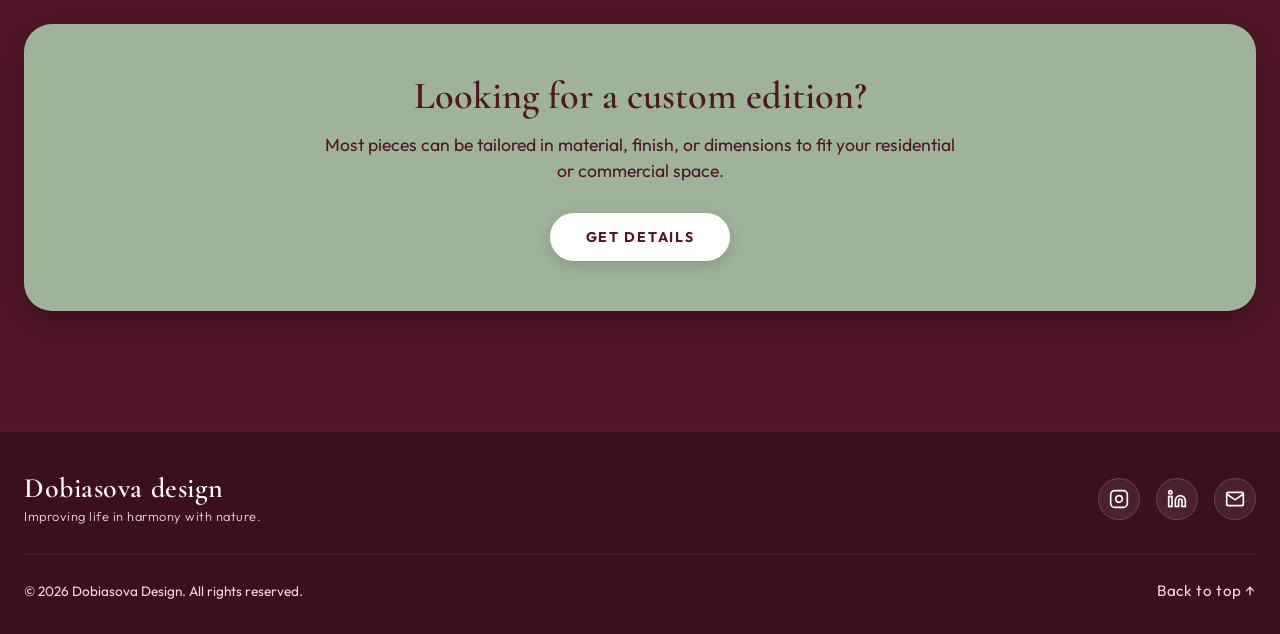
<file: shop.html>
<!DOCTYPE html>
<html lang="en">
<head>
  <meta charset="UTF-8">
  <meta name="viewport" content="width=device-width, initial-scale=1.0">
  <title>Shop &amp; Editions — Dobiasova Design</title>
  <meta name="description" content="Shop original physical design objects, hand-blown glassware, orbital luminaries, and limited-edition items by Ivana Dobiášová.">
  
  <link rel="preconnect" href="https://fonts.googleapis.com">
  <link rel="preconnect" href="https://fonts.gstatic.com" crossorigin>
  <link href="https://fonts.googleapis.com/css2?family=Cormorant+Garamond:ital,wght@0,400;0,500;0,600;0,700;1,400&family=Outfit:wght@300;400;500;600;700&display=swap" rel="stylesheet">
  
  <link rel="stylesheet" href="assets/css/style.css">
</head>
<body>

  <!-- HEADER -->
  <header class="site-header">
    <div class="container">
      <a href="index.html" class="brand" aria-label="Dobiasova Design Home">
        <span class="brand-title">Dobiasova design</span>
        <span class="brand-tagline" data-i18n="brand.tagline">Improving life in harmony with nature.</span>
      </a>

      <nav aria-label="Main Navigation">
        <ul class="nav-links">
          <li><a href="projects.html" class="nav-link" data-i18n="nav.projects">Projects</a></li>
          <li><a href="shop.html" class="nav-link active" data-i18n="nav.shop">Shop</a></li>
          <li><a href="about.html" class="nav-link" data-i18n="nav.about">About</a></li>
          <li><a href="collaboration.html" class="nav-link" data-i18n="nav.collab">Collaboration</a></li>
          <li><a href="contact.html" class="nav-link" data-i18n="nav.contact">Contact</a></li>
        </ul>
      </nav>

      <div class="lang-switcher" aria-label="Language Selector">
        <button type="button" class="lang-btn active" data-lang="en">EN</button>
        <button type="button" class="lang-btn" data-lang="cs">CS</button>
      </div>

      <button type="button" class="menu-toggle" aria-label="Toggle navigation">
        <svg viewBox="0 0 24 24" fill="none" stroke="currentColor" stroke-width="2">
          <line x1="3" y1="6" x2="21" y2="6"></line>
          <line x1="3" y1="12" x2="21" y2="12"></line>
          <line x1="3" y1="18" x2="21" y2="18"></line>
        </svg>
      </button>
    </div>
  </header>

  <main>
    <section class="page-hero">
      <div class="container">
        <h1 class="page-title" data-i18n="shop.page.title">Studio Shop &amp; Editions</h1>
        <p class="page-subtitle" data-i18n="shop.page.subtitle">
          Original physical creations, limited-edition objects, and bespoke commissions.
        </p>
      </div>
    </section>

    <section class="content-card-section" aria-label="Shop Catalog">
      <div class="container">

        <!-- Filtry -->
        <div class="filter-bar">
          <button type="button" class="filter-btn active" data-filter="all" data-i18n="shop.filter.all">All Objects</button>
          <button type="button" class="filter-btn" data-filter="glass" data-i18n="shop.filter.glass">Glassware</button>
          <button type="button" class="filter-btn" data-filter="lighting" data-i18n="shop.filter.lighting">Lighting</button>
          <button type="button" class="filter-btn" data-filter="furniture" data-i18n="shop.filter.furniture">Seating &amp; Furniture</button>
          <button type="button" class="filter-btn" data-filter="sculptural" data-i18n="shop.filter.sculptural">Parametric &amp; Sculptural</button>
        </div>

        <!-- Mřížka produktů -->
        <div class="products-grid">

          <!-- Produkt 1: Azurová váza -->
          <article class="product-card" data-category="glass">
            <div class="card-media-wrap">
              <img src="assets/images/vase.svg" alt="Azure Ribbed Glass Vase" loading="lazy">
            </div>
            <div class="card-details">
              <span class="card-category-tag">Glassware &bull; Limited Edition</span>
              <h2 class="card-item-title">Azure Ribbed Glass Vase</h2>
              <p class="card-item-desc">
                Hand-blown lead-free crystal with vertical tactile fluting. Inspired by water ripples and coastal reflections.
              </p>
              <div class="card-footer-action">
                <span class="product-price">€ 380</span>
                <a href="contact.html?inquiry=vase" class="pill-btn pill-btn-rose" style="padding: 8px 20px; font-size: 0.78rem;" data-i18n="shop.inquire.btn">INQUIRE / PURCHASE</a>
              </div>
            </div>
          </article>

          <!-- Produkt 2: Svítidlo -->
          <article class="product-card" data-category="lighting">
            <div class="card-media-wrap">
              <img src="assets/images/chandelier.svg" alt="Orbital Luminary Rings" loading="lazy">
            </div>
            <div class="card-details">
              <span class="card-category-tag">Lighting &bull; Made to Order</span>
              <h2 class="card-item-title">Orbital Luminary Rings</h2>
              <p class="card-item-desc">
                Brushed brass concentric halos with integrated high-CRI warm LED illumination. Adjustable kinetic orientation.
              </p>
              <div class="card-footer-action">
                <span class="product-price">€ 1,850</span>
                <a href="contact.html?inquiry=chandelier" class="pill-btn pill-btn-rose" style="padding: 8px 20px; font-size: 0.78rem;" data-i18n="shop.inquire.btn">INQUIRE / PURCHASE</a>
              </div>
            </div>
          </article>

          <!-- Produkt 3: Stojánek / Květináč -->
          <article class="product-card" data-category="sculptural">
            <div class="card-media-wrap">
              <img src="assets/images/planter.svg" alt="Parametric Cellular Stand" loading="lazy">
            </div>
            <div class="card-details">
              <span class="card-category-tag">Parametric &bull; Studio Edition</span>
              <h2 class="card-item-title">Parametric Cellular Stand</h2>
              <p class="card-item-desc">
                Additive bio-ceramic arch with organic Voronoi pores for tillandsia and air plants. Smooth tactile satin finish.
              </p>
              <div class="card-footer-action">
                <span class="product-price">€ 240</span>
                <a href="contact.html?inquiry=planter" class="pill-btn pill-btn-rose" style="padding: 8px 20px; font-size: 0.78rem;" data-i18n="shop.inquire.btn">INQUIRE / PURCHASE</a>
              </div>
            </div>
          </article>

          <!-- Produkt 4: Křeslo -->
          <article class="product-card" data-category="furniture">
            <div class="card-media-wrap">
              <img src="assets/images/chair.svg" alt="Sculptural High-Back Lounger" loading="lazy">
            </div>
            <div class="card-details">
              <span class="card-category-tag">Seating &bull; Bespoke</span>
              <h2 class="card-item-title">Sculptural Biophilic Lounger</h2>
              <p class="card-item-desc">
                Avant-garde ergonomic lounge chair sculpted from sustainable polymer shell with wool felt interior upholstery.
              </p>
              <div class="card-footer-action">
                <span class="product-price">Bespoke</span>
                <a href="contact.html?inquiry=chair" class="pill-btn pill-btn-rose" style="padding: 8px 20px; font-size: 0.78rem;" data-i18n="shop.inquire.btn">INQUIRE / PURCHASE</a>
              </div>
            </div>
          </article>

          <!-- Produkt 5: Šperk -->
          <article class="product-card" data-category="sculptural">
            <div class="card-media-wrap">
              <img src="assets/images/jewelry.svg" alt="Organic Möbius Cuff" loading="lazy">
            </div>
            <div class="card-details">
              <span class="card-category-tag">Jewelry &bull; Limited Run</span>
              <h2 class="card-item-title">Organic Möbius Cuff</h2>
              <p class="card-item-desc">
                Solid recycled sterling silver with satin gold vermeil accents. Hand-finished continuous topological curve.
              </p>
              <div class="card-footer-action">
                <span class="product-price">€ 320</span>
                <a href="contact.html?inquiry=jewelry" class="pill-btn pill-btn-rose" style="padding: 8px 20px; font-size: 0.78rem;" data-i18n="shop.inquire.btn">INQUIRE / PURCHASE</a>
              </div>
            </div>
          </article>

        </div>

        <!-- Zakázková tvorba karta -->
        <article class="content-card content-card-sage" style="margin-top: 60px; text-align: center;">
          <h2 class="card-title-serif" data-i18n="shop.custom.title" style="margin-bottom: 14px;">Looking for a custom edition?</h2>
          <p class="card-body-text" data-i18n="shop.custom.desc" style="max-width: 650px; margin: 0 auto 28px;">
            Most pieces can be tailored in material, finish, or dimensions to fit your residential or commercial space.
          </p>
          <a href="collaboration.html" class="pill-btn pill-btn-white" data-i18n="card.collab.btn">GET DETAILS</a>
        </article>

      </div>
    </section>
  </main>

  <!-- FOOTER -->
  <footer class="site-footer">
    <div class="container">
      <div class="footer-top">
        <div class="footer-brand">
          <div class="brand-title">Dobiasova design</div>
          <div class="brand-tagline" data-i18n="brand.tagline">Improving life in harmony with nature.</div>
        </div>
        <div class="social-links">
          <a href="https://instagram.com" target="_blank" rel="noopener noreferrer" class="social-btn" aria-label="Instagram">
            <svg width="20" height="20" viewBox="0 0 24 24" fill="none" stroke="currentColor" stroke-width="2"><rect x="2" y="2" width="20" height="20" rx="5" ry="5"></rect><path d="M16 11.37A4 4 0 1 1 12.63 8 4 4 0 0 1 16 11.37z"></path><line x1="17.5" y1="6.5" x2="17.51" y2="6.5"></line></svg>
          </a>
          <a href="https://linkedin.com" target="_blank" rel="noopener noreferrer" class="social-btn" aria-label="LinkedIn">
            <svg width="20" height="20" viewBox="0 0 24 24" fill="none" stroke="currentColor" stroke-width="2"><path d="M16 8a6 6 0 0 1 6 6v7h-4v-7a2 2 0 0 0-2-2 2 2 0 0 0-2 2v7h-4v-7a6 6 0 0 1 6-6z"></path><rect x="2" y="9" width="4" height="12"></rect><circle cx="4" cy="4" r="2"></circle></svg>
          </a>
          <a href="contact.html" class="social-btn" aria-label="Contact">
            <svg width="20" height="20" viewBox="0 0 24 24" fill="none" stroke="currentColor" stroke-width="2"><path d="M4 4h16c1.1 0 2 .9 2 2v12c0 1.1-.9 2-2 2H4c-1.1 0-2-.9-2-2V6c0-1.1.9-2 2-2z"></path><polyline points="22,6 12,13 2,6"></polyline></svg>
          </a>
        </div>
      </div>
      <div class="footer-bottom">
        <span>&copy; 2026 Dobiasova Design. <span data-i18n="footer.rights">All rights reserved.</span></span>
        <a href="#top" class="nav-link" data-i18n="footer.backToTop" style="padding: 0;">Back to top &uarr;</a>
      </div>
    </div>
  </footer>

  <script src="assets/js/i18n.js"></script>
  <script src="assets/js/main.js"></script>
</body>
</html>
</file>
<file: assets/css/style.css>
:root {
  /* Hlavní barevná paleta z dodaného návrhu */
  --color-bg-wine: #501526;        /* Hluboká vínová - hlavní pozadí webu */
  --color-card-about: #e29aa7;     /* Pudrově růžová - karta About */
  --color-card-collab: #9fb399;    /* Šalvějově zelená - karta Collaboration */
  --color-card-contact: #3e5b46;   /* Hluboká lesní zeleň - karta Contact */
  --color-card-shop: rgba(255, 255, 255, 0.04); /* Jemný podklad pro Shop */
  
  /* Textové barvy a kontrast (vše splňuje WCAG AAA/AA) */
  --text-on-wine: #ffffff;
  --text-on-wine-muted: #f2d9e0;
  --text-on-rose: #501526;
  --text-on-rose-muted: #6b2438;
  --text-on-sage: #501526;
  --text-on-sage-muted: #6b2438;
  --text-on-forest: #ffffff;
  --text-on-forest-muted: #e6f0e8;

  /* Tlačítka a akcenty */
  --btn-pill-white-bg: #ffffff;
  --btn-pill-white-text: #501526;
  --btn-pill-rose-bg: #e29aa7;
  --btn-pill-rose-text: #501526;
  --btn-pill-forest-text: #3e5b46;

  /* Typografie */
  --font-serif: 'Cormorant Garamond', Georgia, serif;
  --font-sans: 'Outfit', -apple-system, BlinkMacSystemFont, 'Segoe UI', Roboto, sans-serif;

  /* Zaoblení a vizuální prvky dle návrhu */
  --radius-card: 28px;
  --radius-pill: 9999px;
  --radius-thumb: 20px;
  
  /* Přechody a stíny */
  --shadow-subtle: 0 10px 30px rgba(0, 0, 0, 0.25);
  --shadow-hover: 0 16px 40px rgba(0, 0, 0, 0.35);
  --transition: all 0.3s cubic-bezier(0.25, 1, 0.5, 1);
}

/* Reset a základní nastavení */
*, *::before, *::after {
  box-sizing: border-box;
  margin: 0;
  padding: 0;
}

html {
  scroll-behavior: smooth;
  font-size: 16px;
  color-scheme: light dark;
}

body {
  font-family: var(--font-sans);
  background-color: var(--color-bg-wine);
  color: var(--text-on-wine);
  min-height: 100vh;
  line-height: 1.6;
  overflow-x: hidden;
  display: flex;
  flex-direction: column;
}

/* Přístupnost: jasný focus outline */
:focus-visible {
  outline: 3px solid #ffffff;
  outline-offset: 4px;
}

/* Kontejner */
.container {
  width: 100%;
  max-width: 1360px;
  margin: 0 auto;
  padding: 0 24px;
}

/* HEADER & NAVIGACE */
.site-header {
  position: sticky;
  top: 0;
  z-index: 100;
  background-color: rgba(80, 21, 38, 0.92);
  backdrop-filter: blur(12px);
  -webkit-backdrop-filter: blur(12px);
  border-bottom: 1px solid rgba(255, 255, 255, 0.1);
  padding: 18px 0;
}

.site-header .container {
  display: flex;
  align-items: center;
  justify-content: space-between;
  gap: 20px;
}

.brand {
  display: flex;
  flex-direction: column;
  text-decoration: none;
  color: var(--text-on-wine);
}

.brand-title {
  font-family: var(--font-serif);
  font-size: 1.75rem;
  font-weight: 600;
  letter-spacing: 0.02em;
  line-height: 1.2;
}

.brand-tagline {
  font-size: 0.8rem;
  color: var(--text-on-wine-muted);
  font-weight: 300;
  letter-spacing: 0.04em;
}

.nav-links {
  display: flex;
  align-items: center;
  gap: 28px;
  list-style: none;
}

.nav-link {
  text-decoration: none;
  color: var(--text-on-wine-muted);
  font-size: 0.95rem;
  font-weight: 400;
  letter-spacing: 0.04em;
  transition: var(--transition);
  position: relative;
  padding: 4px 0;
}

.nav-link:hover,
.nav-link.active {
  color: #ffffff;
}

.nav-link.active::after {
  content: '';
  position: absolute;
  bottom: 0;
  left: 0;
  width: 100%;
  height: 2px;
  background-color: var(--color-card-about);
  border-radius: 2px;
}

/* Přepínač jazyků EN | CS */
.lang-switcher {
  display: flex;
  align-items: center;
  background-color: rgba(255, 255, 255, 0.12);
  border: 1px solid rgba(255, 255, 255, 0.2);
  border-radius: var(--radius-pill);
  padding: 3px;
  gap: 2px;
}

.lang-btn {
  background: transparent;
  border: none;
  color: var(--text-on-wine-muted);
  font-family: var(--font-sans);
  font-size: 0.8rem;
  font-weight: 600;
  letter-spacing: 0.05em;
  padding: 5px 12px;
  border-radius: var(--radius-pill);
  cursor: pointer;
  transition: var(--transition);
}

.lang-btn:hover {
  color: #ffffff;
}

.lang-btn.active {
  background-color: #ffffff;
  color: var(--color-bg-wine);
  box-shadow: 0 2px 8px rgba(0, 0, 0, 0.2);
}

/* Mobilní tlačítko hamburger */
.menu-toggle {
  display: none;
  background: transparent;
  border: none;
  color: #ffffff;
  cursor: pointer;
  padding: 8px;
}

.menu-toggle svg {
  width: 28px;
  height: 28px;
  display: block;
}

/* FULL-WIDTH HERO BANNER */
.hero-banner-section {
  width: 100%;
  position: relative;
  overflow: hidden;
  background-color: #3b0f1c;
  padding: 40px 0;
}

.hero-slider {
  position: relative;
  width: 100%;
  max-width: 1440px;
  margin: 0 auto;
  overflow: hidden;
}

.slider-track {
  display: flex;
  transition: transform 0.6s cubic-bezier(0.22, 1, 0.36, 1);
  width: 100%;
}

.hero-slide {
  min-width: 100%;
  display: flex;
  align-items: center;
  padding: 20px 40px;
  gap: 40px;
}

.hero-slide-content {
  flex: 1;
  max-width: 540px;
}

.hero-tag {
  display: inline-block;
  background: rgba(226, 154, 167, 0.2);
  color: var(--color-card-about);
  border: 1px solid rgba(226, 154, 167, 0.4);
  padding: 4px 14px;
  border-radius: var(--radius-pill);
  font-size: 0.8rem;
  font-weight: 600;
  letter-spacing: 0.06em;
  text-transform: uppercase;
  margin-bottom: 16px;
}

.hero-title {
  font-family: var(--font-serif);
  font-size: clamp(2rem, 4vw, 3.2rem);
  font-weight: 500;
  line-height: 1.15;
  margin-bottom: 16px;
  color: #ffffff;
}

.hero-desc {
  font-size: 1.05rem;
  color: var(--text-on-wine-muted);
  margin-bottom: 24px;
  line-height: 1.6;
}

.hero-slide-media {
  flex: 1.2;
  display: flex;
  justify-content: center;
  align-items: center;
}

.hero-img-wrap {
  width: 100%;
  max-height: 440px;
  border-radius: var(--radius-card);
  overflow: hidden;
  box-shadow: var(--shadow-subtle);
  background: rgba(0, 0, 0, 0.2);
  position: relative;
}

.hero-img-wrap img,
.hero-img-wrap svg {
  width: 100%;
  height: 420px;
  object-fit: cover;
  display: block;
}

/* Ovládací prvky slideru */
.slider-nav {
  position: absolute;
  bottom: 20px;
  left: 40px;
  display: flex;
  align-items: center;
  gap: 12px;
  z-index: 10;
}

.slider-btn {
  background: rgba(255, 255, 255, 0.15);
  border: 1px solid rgba(255, 255, 255, 0.3);
  color: #ffffff;
  width: 40px;
  height: 40px;
  border-radius: 50%;
  display: flex;
  align-items: center;
  justify-content: center;
  cursor: pointer;
  transition: var(--transition);
}

.slider-btn:hover {
  background: #ffffff;
  color: var(--color-bg-wine);
}

.slider-dots {
  display: flex;
  gap: 8px;
  margin-left: 12px;
}

.slider-dot {
  width: 10px;
  height: 10px;
  border-radius: 50%;
  background: rgba(255, 255, 255, 0.3);
  border: none;
  cursor: pointer;
  transition: var(--transition);
}

.slider-dot.active {
  background: var(--color-card-about);
  width: 26px;
  border-radius: var(--radius-pill);
}

/* 2x2 HLAVNÍ GRID SEKCE (Přesně podle dodaného mockupu) */
.home-grid-section {
  padding: 60px 0 80px;
}

.home-grid {
  display: grid;
  grid-template-columns: 1fr 1.3fr;
  grid-template-rows: auto auto;
  gap: 32px;
}

/* KARTA 1: SHOP (Vlevo nahoře) */
.card-shop {
  background-color: rgba(255, 255, 255, 0.05);
  border: 1px solid rgba(255, 255, 255, 0.12);
  border-radius: var(--radius-card);
  padding: 36px 30px;
  display: flex;
  flex-direction: column;
  align-items: center;
  justify-content: space-between;
  gap: 28px;
  box-shadow: var(--shadow-subtle);
  transition: var(--transition);
}

.card-shop:hover {
  border-color: rgba(255, 255, 255, 0.25);
  transform: translateY(-4px);
  box-shadow: var(--shadow-hover);
}

.shop-thumbnails {
  display: grid;
  grid-template-columns: repeat(3, 1fr);
  gap: 16px;
  width: 100%;
}

.shop-thumb {
  position: relative;
  aspect-ratio: 1 / 1.1;
  border-radius: var(--radius-thumb);
  overflow: hidden;
  background: rgba(0, 0, 0, 0.25);
  box-shadow: 0 4px 15px rgba(0,0,0,0.3);
  transition: var(--transition);
}

.shop-thumb:hover {
  transform: scale(1.04);
}

.shop-thumb img,
.shop-thumb svg {
  width: 100%;
  height: 100%;
  object-fit: cover;
  display: block;
}

.shop-thumb-caption {
  position: absolute;
  bottom: 0;
  left: 0;
  right: 0;
  padding: 8px;
  background: linear-gradient(to top, rgba(0,0,0,0.8), transparent);
  font-size: 0.72rem;
  text-align: center;
  color: #ffffff;
  opacity: 0;
  transition: var(--transition);
}

.shop-thumb:hover .shop-thumb-caption {
  opacity: 1;
}

/* KARTA 2: ABOUT (Vpravo nahoře - růžová) */
.card-about {
  background-color: var(--color-card-about);
  color: var(--text-on-rose);
  border-radius: var(--radius-card);
  padding: 38px 40px;
  display: flex;
  align-items: center;
  justify-content: space-between;
  gap: 30px;
  box-shadow: var(--shadow-subtle);
  transition: var(--transition);
}

.card-about:hover {
  transform: translateY(-4px);
  box-shadow: var(--shadow-hover);
}

.card-about-content {
  flex: 1.1;
  display: flex;
  flex-direction: column;
  align-items: flex-start;
  gap: 18px;
}

.card-title-serif {
  font-family: var(--font-serif);
  font-size: clamp(2rem, 3vw, 2.5rem);
  font-weight: 600;
  line-height: 1.15;
}

.card-about .card-title-serif {
  color: var(--text-on-rose);
}

.card-body-text {
  font-size: 1.1rem;
  line-height: 1.5;
  font-weight: 400;
}

.card-about-photo {
  flex: 0.9;
  max-width: 220px;
  aspect-ratio: 1 / 1.1;
  border-radius: var(--radius-thumb);
  overflow: hidden;
  box-shadow: 0 8px 20px rgba(80, 21, 38, 0.2);
}

.card-about-photo img,
.card-about-photo svg {
  width: 100%;
  height: 100%;
  object-fit: cover;
  display: block;
}

/* KARTA 3: COLLABORATION (Vlevo dole - šalvějová) */
.card-collaboration {
  background-color: var(--color-card-collab);
  color: var(--text-on-sage);
  border-radius: var(--radius-card);
  padding: 38px 40px;
  display: flex;
  flex-direction: column;
  justify-content: space-between;
  align-items: flex-start;
  gap: 28px;
  box-shadow: var(--shadow-subtle);
  transition: var(--transition);
}

.card-collaboration:hover {
  transform: translateY(-4px);
  box-shadow: var(--shadow-hover);
}

.card-collaboration .card-title-serif {
  color: var(--text-on-sage);
}

.collab-bullet {
  font-size: 1.1rem;
  line-height: 1.5;
  font-weight: 400;
  display: flex;
  align-items: center;
  gap: 8px;
  color: var(--text-on-sage);
}

.collab-bullet::before {
  content: '▶';
  font-size: 0.85rem;
  color: var(--text-on-sage);
}

/* KARTA 4: GET IN TOUCH (Vpravo dole - lesní zeleň) */
.card-contact {
  background-color: var(--color-card-contact);
  color: var(--text-on-forest);
  border-radius: var(--radius-card);
  padding: 38px 40px;
  display: flex;
  flex-direction: column;
  justify-content: space-between;
  align-items: flex-start;
  gap: 28px;
  box-shadow: var(--shadow-subtle);
  transition: var(--transition);
}

.card-contact:hover {
  transform: translateY(-4px);
  box-shadow: var(--shadow-hover);
}

.card-contact .card-title-serif {
  color: var(--text-on-forest);
}

.card-contact .card-body-text {
  color: var(--text-on-forest-muted);
}

/* TLAČÍTKA - PILULKY DLE MOCKUPU */
.pill-btn {
  display: inline-flex;
  align-items: center;
  justify-content: center;
  text-decoration: none;
  font-family: var(--font-sans);
  font-size: 0.88rem;
  font-weight: 700;
  letter-spacing: 0.12em;
  text-transform: uppercase;
  padding: 13px 36px;
  border-radius: var(--radius-pill);
  border: none;
  cursor: pointer;
  transition: var(--transition);
  box-shadow: 0 4px 14px rgba(0, 0, 0, 0.15);
}

.pill-btn:hover {
  transform: translateY(-2px) scale(1.03);
  box-shadow: 0 8px 22px rgba(0, 0, 0, 0.25);
}

.pill-btn-white {
  background-color: #ffffff;
  color: var(--color-bg-wine);
}

.pill-btn-white:hover {
  background-color: #f7f3f4;
  color: #3b0f1c;
}

.pill-btn-rose {
  background-color: var(--color-card-about);
  color: var(--color-bg-wine);
}

.pill-btn-rose:hover {
  background-color: #ebabb6;
  color: #3b0f1c;
}

.pill-btn-forest-contact {
  background-color: #ffffff;
  color: var(--color-card-contact);
}

.pill-btn-forest-contact:hover {
  background-color: #f3f7f4;
  color: #2e4434;
}

/* PODSTRÁNKY - SPOLEČNÉ ROZVRŽENÍ */
.page-hero {
  padding: 50px 0 40px;
  text-align: center;
}

.page-title {
  font-family: var(--font-serif);
  font-size: clamp(2.4rem, 5vw, 3.8rem);
  font-weight: 600;
  margin-bottom: 16px;
}

.page-subtitle {
  font-size: 1.15rem;
  color: var(--text-on-wine-muted);
  max-width: 680px;
  margin: 0 auto;
}

.content-card-section {
  padding: 20px 0 80px;
}

.content-card {
  border-radius: var(--radius-card);
  padding: 50px 48px;
  box-shadow: var(--shadow-subtle);
  margin-bottom: 40px;
}

.content-card-rose {
  background-color: var(--color-card-about);
  color: var(--text-on-rose);
}

.content-card-sage {
  background-color: var(--color-card-collab);
  color: var(--text-on-sage);
}

.content-card-forest {
  background-color: var(--color-card-contact);
  color: var(--text-on-forest);
}

.content-card-wine-glass {
  background-color: rgba(255, 255, 255, 0.05);
  border: 1px solid rgba(255, 255, 255, 0.12);
  color: #ffffff;
}

/* FILTRY PRO PROJEKTY A SHOP */
.filter-bar {
  display: flex;
  flex-wrap: wrap;
  gap: 10px;
  justify-content: center;
  margin-bottom: 40px;
}

.filter-btn {
  background: rgba(255, 255, 255, 0.08);
  border: 1px solid rgba(255, 255, 255, 0.2);
  color: var(--text-on-wine-muted);
  font-family: var(--font-sans);
  font-size: 0.88rem;
  font-weight: 500;
  padding: 8px 20px;
  border-radius: var(--radius-pill);
  cursor: pointer;
  transition: var(--transition);
}

.filter-btn:hover,
.filter-btn.active {
  background: #ffffff;
  color: var(--color-bg-wine);
  font-weight: 600;
}

/* MŘÍŽKA PRODUKTŮ A PROJEKTŮ */
.products-grid,
.projects-grid {
  display: grid;
  grid-template-columns: repeat(auto-fill, minmax(320px, 1fr));
  gap: 32px;
}

.product-card,
.project-card {
  background: rgba(255, 255, 255, 0.04);
  border: 1px solid rgba(255, 255, 255, 0.1);
  border-radius: var(--radius-card);
  overflow: hidden;
  display: flex;
  flex-direction: column;
  transition: var(--transition);
}

.product-card:hover,
.project-card:hover {
  transform: translateY(-6px);
  border-color: rgba(255, 255, 255, 0.3);
  box-shadow: var(--shadow-hover);
}

.card-media-wrap {
  width: 100%;
  aspect-ratio: 4 / 3;
  overflow: hidden;
  background: #2b0b14;
}

.card-media-wrap img,
.card-media-wrap svg {
  width: 100%;
  height: 100%;
  object-fit: cover;
  transition: transform 0.5s ease;
}

.product-card:hover .card-media-wrap img,
.project-card:hover .card-media-wrap img,
.product-card:hover .card-media-wrap svg,
.project-card:hover .card-media-wrap svg {
  transform: scale(1.05);
}

.card-details {
  padding: 24px;
  display: flex;
  flex-direction: column;
  flex-grow: 1;
  gap: 12px;
}

.card-category-tag {
  font-size: 0.75rem;
  letter-spacing: 0.08em;
  text-transform: uppercase;
  color: var(--color-card-about);
  font-weight: 600;
}

.card-item-title {
  font-family: var(--font-serif);
  font-size: 1.45rem;
  color: #ffffff;
  line-height: 1.25;
}

.card-item-desc {
  font-size: 0.95rem;
  color: var(--text-on-wine-muted);
  line-height: 1.5;
  flex-grow: 1;
}

.card-footer-action {
  display: flex;
  align-items: center;
  justify-content: space-between;
  margin-top: 12px;
  padding-top: 14px;
  border-top: 1px solid rgba(255, 255, 255, 0.08);
}

.product-price {
  font-size: 1.15rem;
  font-weight: 600;
  color: #ffffff;
}

/* FORMULÁŘ V KONTAKTU */
.contact-form-grid {
  display: grid;
  grid-template-columns: 1fr 1fr;
  gap: 40px;
}

.form-group {
  margin-bottom: 22px;
}

.form-label {
  display: block;
  font-size: 0.9rem;
  font-weight: 500;
  margin-bottom: 8px;
  color: inherit;
}

.form-control {
  width: 100%;
  padding: 14px 18px;
  border-radius: 14px;
  border: 1px solid rgba(255, 255, 255, 0.3);
  background: rgba(255, 255, 255, 0.15);
  color: inherit;
  font-family: var(--font-sans);
  font-size: 0.98rem;
  transition: var(--transition);
}

.form-control:focus {
  background: rgba(255, 255, 255, 0.25);
  border-color: #ffffff;
}

.form-control::placeholder {
  color: rgba(255, 255, 255, 0.6);
}

/* Toast notifikace */
.toast-msg {
  position: fixed;
  bottom: 28px;
  right: 28px;
  background: #ffffff;
  color: var(--color-bg-wine);
  font-weight: 600;
  padding: 14px 24px;
  border-radius: var(--radius-pill);
  box-shadow: 0 10px 30px rgba(0,0,0,0.4);
  transform: translateY(100px);
  opacity: 0;
  transition: var(--transition);
  z-index: 1000;
}

.toast-msg.show {
  transform: translateY(0);
  opacity: 1;
}

/* FOOTER */
.site-footer {
  margin-top: auto;
  background-color: #3b0f1c;
  border-top: 1px solid rgba(255, 255, 255, 0.08);
  padding: 40px 0 30px;
}

.footer-top {
  display: flex;
  justify-content: space-between;
  align-items: center;
  flex-wrap: wrap;
  gap: 24px;
  padding-bottom: 28px;
  border-bottom: 1px solid rgba(255, 255, 255, 0.08);
}

.social-links {
  display: flex;
  gap: 16px;
}

.social-btn {
  width: 42px;
  height: 42px;
  border-radius: 50%;
  background: rgba(255, 255, 255, 0.08);
  border: 1px solid rgba(255, 255, 255, 0.15);
  display: flex;
  align-items: center;
  justify-content: center;
  color: #ffffff;
  text-decoration: none;
  transition: var(--transition);
}

.social-btn:hover {
  background: #ffffff;
  color: var(--color-bg-wine);
  transform: translateY(-2px);
}

.footer-bottom {
  display: flex;
  justify-content: space-between;
  align-items: center;
  flex-wrap: wrap;
  gap: 16px;
  padding-top: 24px;
  font-size: 0.85rem;
  color: var(--text-on-wine-muted);
}

/* RESPONSIVE DESIGN */
@media (max-width: 1080px) {
  .home-grid {
    grid-template-columns: 1fr;
  }
  
  .card-about {
    flex-direction: column-reverse;
    text-align: left;
    align-items: flex-start;
  }

  .card-about-photo {
    max-width: 100%;
    width: 100%;
    aspect-ratio: 16 / 9;
  }

  .hero-slide {
    flex-direction: column;
    text-align: center;
    padding: 20px;
  }

  .hero-slide-content {
    max-width: 100%;
  }

  .slider-nav {
    position: static;
    justify-content: center;
    margin-top: 24px;
  }

  .contact-form-grid {
    grid-template-columns: 1fr;
  }
}

@media (max-width: 768px) {
  .menu-toggle {
    display: block;
  }

  .nav-links {
    position: fixed;
    top: 75px;
    left: 0;
    right: 0;
    background-color: rgba(80, 21, 38, 0.98);
    backdrop-filter: blur(20px);
    flex-direction: column;
    padding: 30px;
    gap: 20px;
    border-bottom: 1px solid rgba(255, 255, 255, 0.15);
    transform: translateY(-150%);
    opacity: 0;
    pointer-events: none;
    transition: var(--transition);
  }

  .nav-links.open {
    transform: translateY(0);
    opacity: 1;
    pointer-events: auto;
  }

  .shop-thumbnails {
    grid-template-columns: 1fr;
    gap: 14px;
  }

  .card-about, 
  .card-collaboration, 
  .card-contact, 
  .card-shop {
    padding: 28px 22px;
  }
}

@media (prefers-reduced-motion: reduce) {
  *, *::before, *::after {
    animation-duration: 0.01ms !important;
    animation-iteration-count: 1 !important;
    transition-duration: 0.01ms !important;
    scroll-behavior: auto !important;
  }
}
</file>
